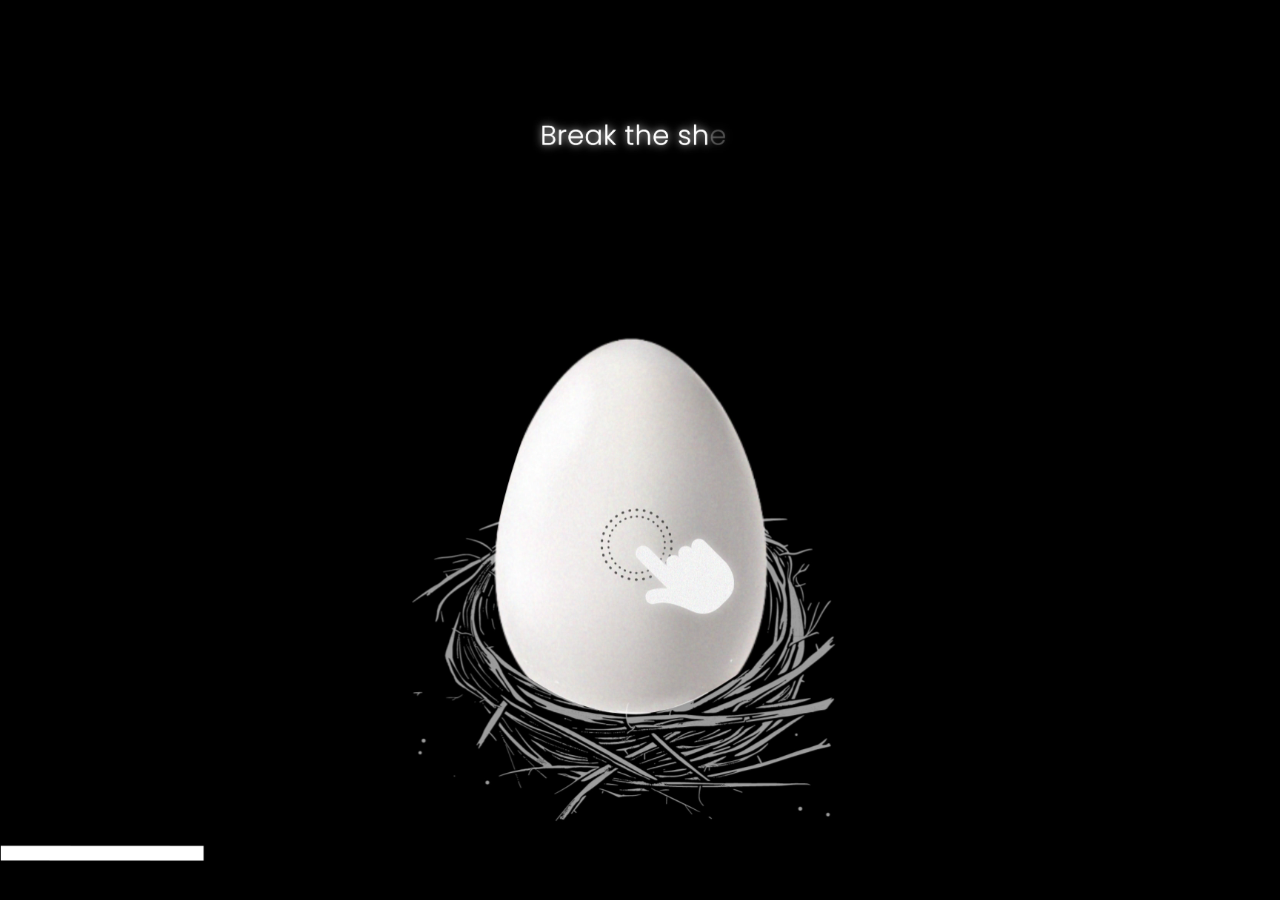
<file: index.html>
<!DOCTYPE html>
<html lang="en">
<head>
    <meta charset="UTF-8">
    <meta name="viewport" content="width=device-width, initial-scale=1.0">
    <title>Welcome to Branchez</title>
    <link rel="stylesheet" href="style.css">
    <link href="https://fonts.googleapis.com/css2?family=Montserrat:wght@600&display=swap" rel="stylesheet">
</head>
<body class="layout-page">
    <div class="layout-container">
        <!-- Video for the click animation sequence -->
        <!-- Autoplay and playsinline are important for mobile compatibility. -->
        <!-- The 'muted' attribute has been removed to allow video sound. -->
        <video id="layout-animation-video" class="layout-animation-video" autoplay playsinline>
            <!-- The src will be set by JavaScript dynamically based on device -->
            <source id="layout-video-source" src="" type="video/mp4">
            Your browser does not support the video tag.
        </video>
    </div>

    <script src="script.js"></script>
</body>
</html>
</file>
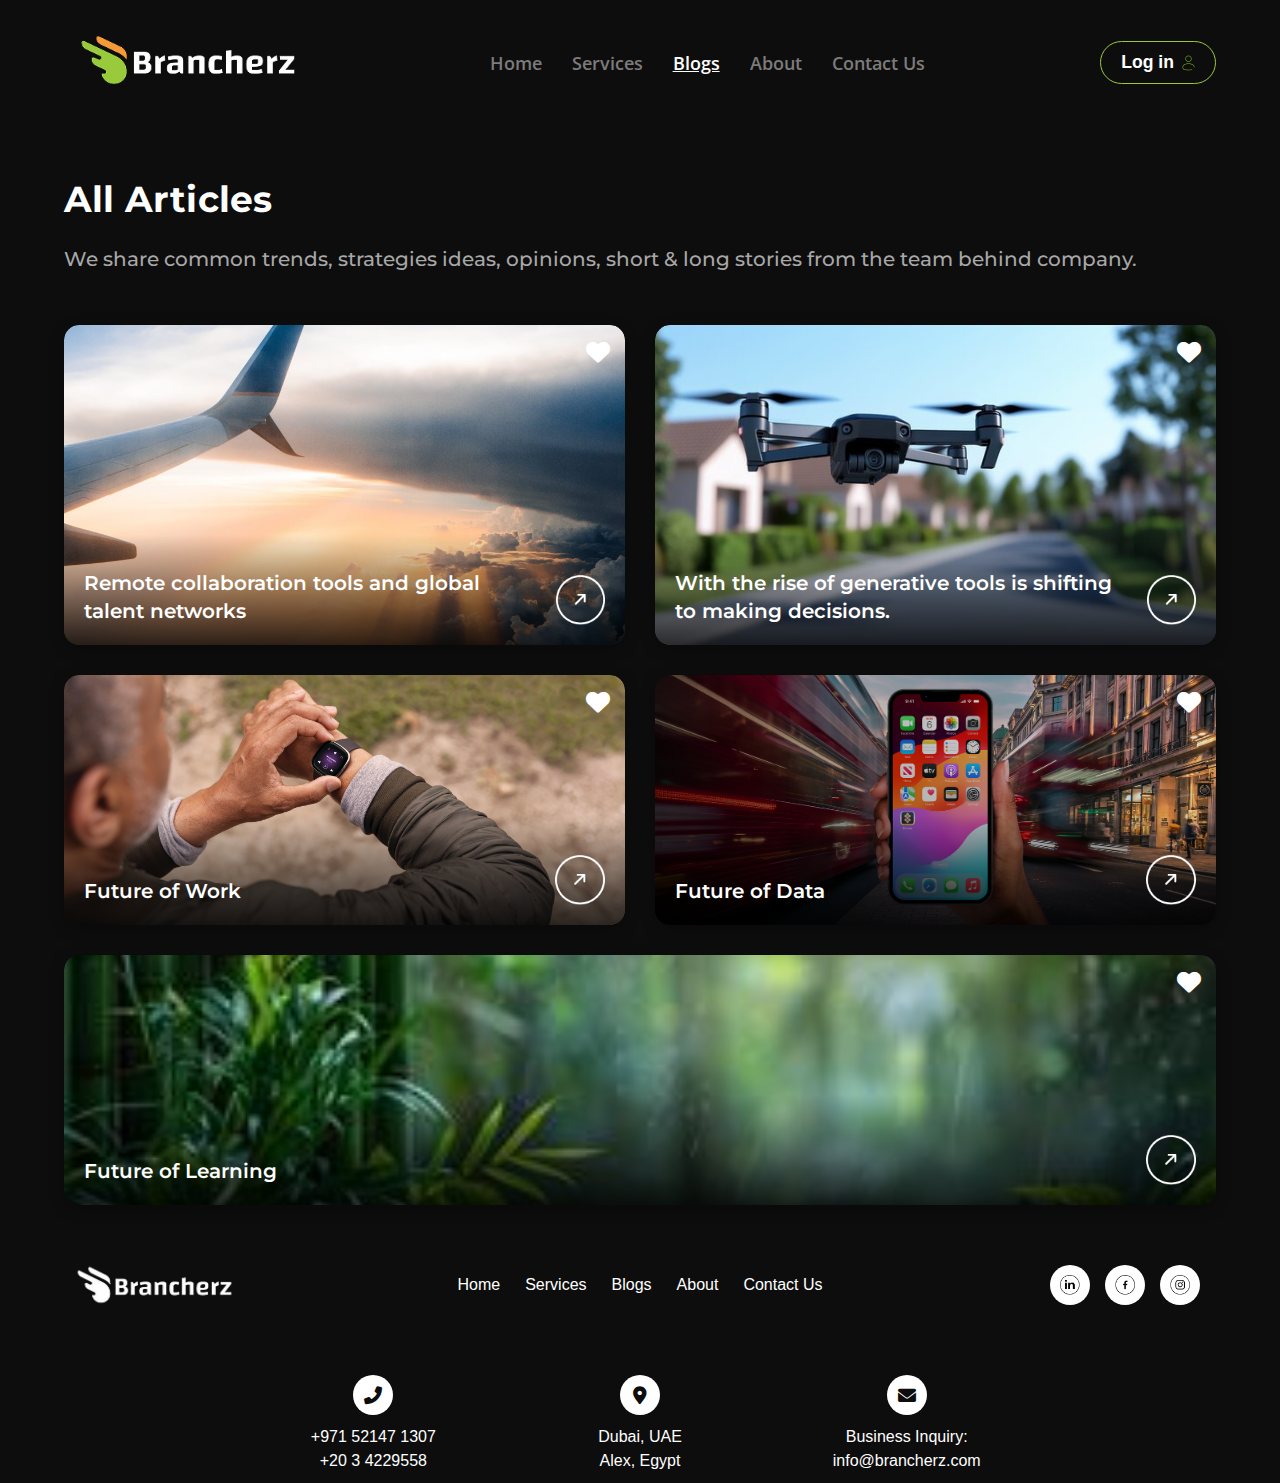
<file: blogs/blogs.html>
<!DOCTYPE html>
<html lang="en">
<head>
    <meta charset="UTF-8">
    <meta name="viewport" content="width=device-width, initial-scale=1.0">
    <title>Blogs</title>
    <link rel="stylesheet" href="blogsstyle.css">
    <link href="https://fonts.googleapis.com/css2?family=Montserrat:wght@600&family=Open+Sans:wght@600&display=swap" rel="stylesheet">
    <link rel="stylesheet" href="https://cdnjs.cloudflare.com/ajax/libs/font-awesome/6.0.0-beta3/css/all.min.css">
</head>
<body>
    <div class="home-page-wrapper">
        <!-- Header Section -->
        <header class="header">
            <!-- Logo -->
            <div class="header-logo">
                <img src="LogoColoredwhite1.png" alt="Branchez Logo">
            </div>

            <!-- Mobile Login Icon -->
            <div class="mobile-login-icon" id="mobileLoginIcon">
                <p> Articles</p>
            </div>

            <!-- Mobile Navigation Toggle -->
            <div class="mobile-nav-toggle" id="mobileNavToggle">
                <i class="fas fa-bars"></i>
            </div>

            <!-- Desktop Navigation and Login -->
            <nav class="navbar" id="myNavbar">
                <a href="../home.html" class="nav-item">Home</a>
                <a href="../services/services.html" class="nav-item">Services</a>
                <a href="blogs.html" class="nav-item active">Blogs</a>
                <a href="../team/about.html" class="nav-item">About</a>
                <a href="../team/contact.html" class="nav-item">Contact Us</a>
            </nav>

            <button class="login-button" id="loginButton">
                <span>Log in</span>
                <img src="Frame.png" alt="Login Icon" class="login-icon">
            </button>
        </header>

        <!-- Mobile Navigation Overlay -->
        <div class="mobile-nav-overlay" id="mobileNavOverlay">
            <div class="mobile-nav-header">
                <img src="Logo White 4.png" alt="Mobile Logo" class="mobile-nav-logo">
                <div class="closebtn" id="closeMobileNav">&times;</div>
            </div>
            <a href="../home.html" class="mobile-nav-item active">Home</a>
            <a href="../services/services.html" class="mobile-nav-item">Services</a>
            <a href="blogs.html" class="mobile-nav-item">Blogs</a>
            <a href="../team/about.html" class="mobile-nav-item">About</a>
            <a href="../team/contact.html" class="mobile-nav-item">Contact Us</a>
        </div>

        <!-- Main Content for Blogs Page -->
        <div class="blogs-main-content">
            <h1 class="blogs-title">All Articles</h1>
            <p class="blogs-description">We share common trends, strategies ideas, opinions, short & long stories from the team behind company.</p>

            <div class="blog-cards-container">
                <!-- Up Div -->
                <div class="up-div">
                    <!-- Right Up Div -->
                    <div class="blog-card" id="blogCard1">
                        <img src="rise.jpg" alt="Remote Collaboration Tools">
                        <i class="fa-solid fa-heart heart-icon"></i>
                        <div class="blog-card-content">
                            <p class="blog-card-text">Remote collaboration tools and global talent networks</p>
                            <img src="simple card icon.png">
                        </div>
                        <div class="blog-card-overlay">
                            <p class="overlay-text">Remote collaboration tools and global talent networks <br> <br> Together, we craft tailored solutions to empower your brand's journey, fueling your growth, igniting your competitiveness, and guiding you to new heights.</p>
                            <img src="simple card icon (1).png">
                        </div>
                    </div>

                    <!-- Left Up Div -->
                    <div class="blog-card" id="blogCard2">
                        <img src="drone.jpg" alt="Generative Tools">
                        <i class="fa-solid fa-heart heart-icon"></i>
                        <div class="blog-card-content">
                            <p class="blog-card-text">With the rise of generative tools is shifting to making decisions.</p>
                            <img src="simple card icon.png">
                        </div>
                        <div class="blog-card-overlay">
                            <p class="overlay-text">With the rise of generative tools is shifting to making decisions. <br> <br>Together, we craft tailored solutions to empower your brand's journey, fueling your growth, igniting your competitiveness, and guiding you to new heights.</p>
                            <img src="simple card icon (1).png">
                        </div>
                    </div>
                </div>

                <!-- Down Div -->
                <div class="down-div">
                    <!-- Right Down Div -->
                    <div class="blog-card" id="blogCard3">
                        <img src="watch.jpeg" alt="Future of Work">
                        <i class="fa-solid fa-heart heart-icon"></i>
                        <div class="blog-card-content">
                            <p class="blog-card-text">Future of Work</p>
                            <img src="simple card icon.png">
                        </div>
                        <div class="blog-card-overlay">
                            <p class="overlay-text2">Future of Work</p>
                            <p class="overlay-text2">With the rise of generative tools is shifting to making decisions. <br> <br>Together, we craft tailored solutions to empower your brand's journey, fueling your growth, igniting your competitiveness, and guiding you to new heights.</p>
                            <img src="simple card icon (1).png">
                        </div>
                    </div>

                    <!-- Center Down Div -->
                    <div class="blog-card" id="blogCard4">
                        <img src="street.png" alt="Future of Data">
                        <i class="fa-solid fa-heart heart-icon"></i>
                        <div class="blog-card-content">
                            <p class="blog-card-text">Future of Data</p>
                            <img src="simple card icon.png">
                        </div>
                        <div class="blog-card-overlay">
                            <p class="overlay-text2">Future of Data</p>
                            <p class="overlay-text2">With the rise of generative tools is shifting to making decisions. <br> <br>Together, we craft tailored solutions to empower your brand's journey, fueling your growth, igniting your competitiveness, and guiding you to new heights.</p>
                            <img src="simple card icon (1).png">
                        </div>
                    </div>

                    <!-- Left Down Div -->
                    <div class="blog-card" id="blogCard5">
                        <img src="work.jpg" alt="Future of Learning">
                        <i class="fa-solid fa-heart heart-icon"></i>
                        <div class="blog-card-content">
                            <p class="blog-card-text">Future of Learning</p>
                            <img src="simple card icon.png">
                        </div>
                        <div class="blog-card-overlay">
                            <p class="overlay-text2">Future of Learning</p>
                            <p class="overlay-text2">With the rise of generative tools is shifting to making decisions. <br> <br>Together, we craft tailored solutions to empower your brand's journey, fueling your growth, igniting your competitiveness, and guiding you to new heights.</p>
                            <img src="simple card icon (1).png">
                        </div>
                    </div>
                </div>
            </div>
        </div>

           <!-- Footer Section -->
    <footer class="footer">
    <div class="footer-logo-container">
        <img src="Logo White 5.png" alt="Branchez Logo" class="footer-logo">
    </div>

    <nav class="footer-nav">
        <a href="../home.html">Home</a>
        <a href="../services/services.html">Services</a>
        <a href="blogs.html">Blogs</a>
        <a href="../team/about.html">About</a>
        <a href="../team/contact.html">Contact Us</a>
    </nav>

    <div class="social-media-icons-container">
        <div class="social-media-icons">
            <a href="https://www.linkedin.com/company/brancherz" aria-label="LinkedIn"><img src="1 (2).png"></a>
            <a href="https://www.linkedin.com/company/brancherz" aria-label="Facebook"><img src="2 (2).png"></a>
            <a href="#" aria-label="Instagram"><img src="3 (2).png"></a>
        </div>
    </div>

    <div class="contact-details-group">
        <div class="contact-info">
            <p><i class="fas fa-phone-alt"></i> +971 52147 1307 <br> +20 3 4229558 </p>
        </div>
        <div class="location-info">
            <p><i class="fas fa-map-marker-alt"></i> Dubai, UAE <br> Alex, Egypt</p>
        </div>
        <div class="email-info">
            <p><i class="fas fa-envelope"></i> Business Inquiry: <br> info@brancherz.com</p>
        </div>
    </div>
    </footer>
    </div>

    <script src="blogsscript.js"></script>
</body>
</html>
</file>
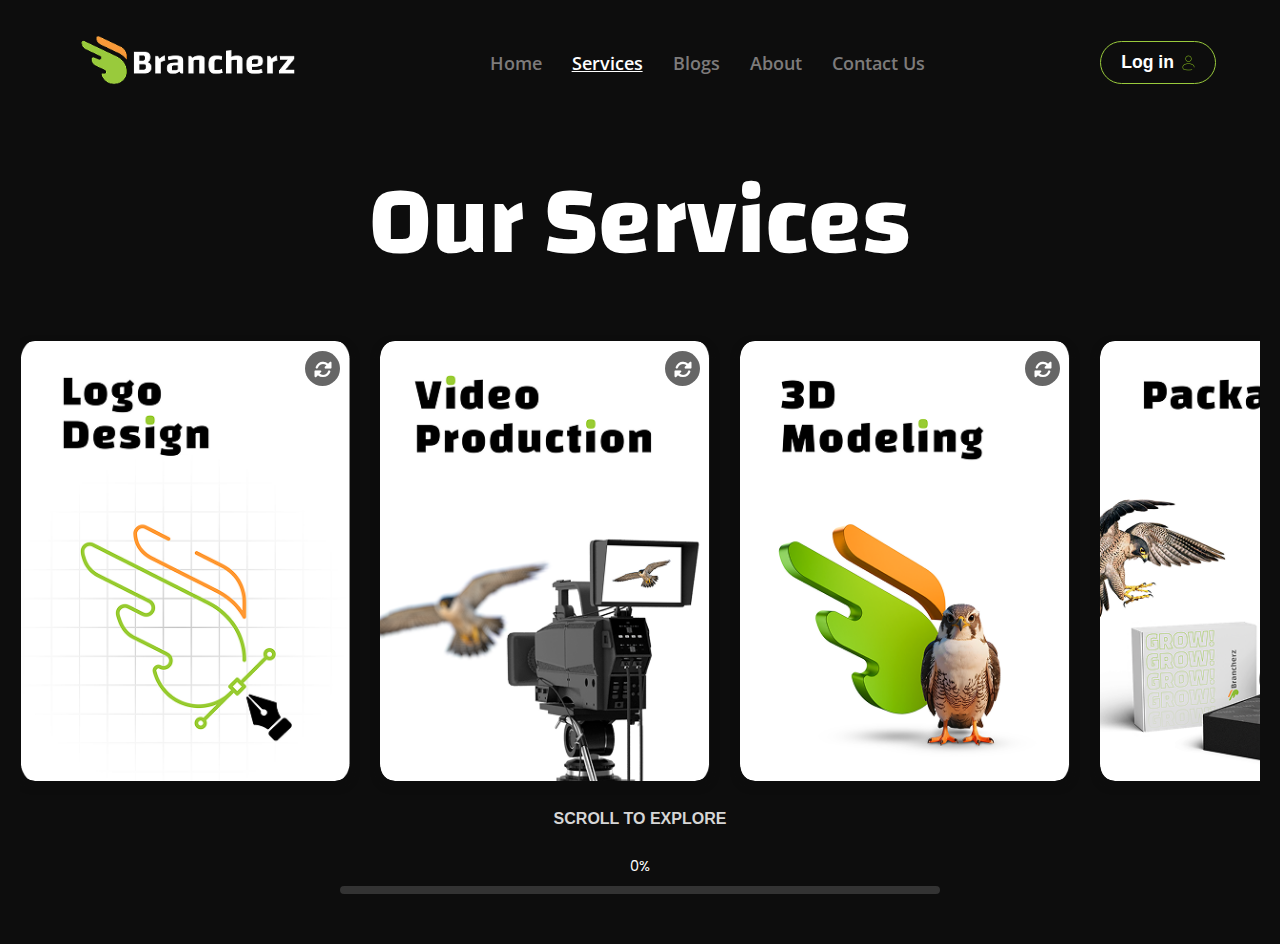
<file: services/services.html>
<!DOCTYPE html>
<html lang="en">
<head>
    <meta charset="UTF-8">
    <meta name="viewport" content="width=device-width, initial-scale=1.0">
    <title>Services</title>
    <link rel="stylesheet" href="servicesstyle.css">
    <!-- Fonts for titles and body text -->
    <link href="https://fonts.googleapis.com/css2?family=Changa:wght@700&family=Poppins:wght@300;600&family=Montserrat:wght@600&family=Open+Sans:wght@600&display=swap" rel="stylesheet">
    <!-- Font Awesome for icons -->
    <link rel="stylesheet" href="https://cdnjs.cloudflare.com/ajax/libs/font-awesome/6.0.0-beta3/css/all.min.css">
</head>
<body>
 <div class="services-page-wrapper">
        <!-- Header Section -->
        <header class="header">
            <!-- Logo -->
            <div class="header-logo">
                <img src="LogoColoredwhite1.png" alt="Branchez Logo">
            </div>

            <!-- Mobile Login Icon -->
            <div class="mobile-login-icon" id="mobileLoginIcon">
                <p> Services</p>
            </div>

            <!-- Mobile Navigation Toggle -->
            <div class="mobile-nav-toggle" id="mobileNavToggle">
                <i class="fas fa-bars"></i>
            </div>

            <!-- Desktop Navigation and Login -->
            <nav class="navbar" id="myNavbar">
                <a href="c:\Users\AL_YOUSSEF\Desktop\Hala 2\home.html" class="nav-item">Home</a>
                <a href="services.html" class="nav-item active">Services</a>
                <a href="c:\Users\AL_YOUSSEF\Desktop\Hala 2\Blogs\blogs.html" class="nav-item">Blogs</a>
                <a href="c:\Users\AL_YOUSSEF\Desktop\Hala 2\Team\about.html" class="nav-item">About</a>
                <a href="c:\Users\AL_YOUSSEF\Desktop\Hala 2\Team\contact.html" class="nav-item">Contact Us</a>
            </nav>

            <button class="login-button" id="loginButton">
                <span>Log in</span>
                <img src="Frame.png" alt="Login Icon" class="login-icon">
            </button>
        </header>

       <!-- Mobile Navigation Overlay -->
        <div class="mobile-nav-overlay" id="mobileNavOverlay">
            <div class="mobile-nav-header">
                <img src="Logo White 4.png" alt="Mobile Logo" class="mobile-nav-logo">
                <div class="closebtn" id="closeMobileNav">&times;</div>
            </div>
            <a href="c:\Users\AL_YOUSSEF\Desktop\Hala 2\home.html" class="mobile-nav-item">Home</a>
            <a href="services.html" class="mobile-nav-item">Services</a>
            <a href="c:\Users\AL_YOUSSEF\Desktop\Hala 2\Blogs\blogs.html" class="mobile-nav-item">Blogs</a>
            <a href="c:\Users\AL_YOUSSEF\Desktop\Hala 2\Team\about.html" class="mobile-nav-item">About</a>
            <a href="c:\Users\AL_YOUSSEF\Desktop\Hala 2\Team\contact.html" class="mobile-nav-item">Contact Us</a>
        </div>

        <!-- Main Content for Services Page -->
        <main class="services-main-content">
            <h1 class="services-page-title">Our Services</h1>

            <div class="horizontal-scroll-container" id="horizontalScrollContainer">
                <!-- Service Card 1: Market Material (Specific Images) -->
                <div class="service-card">
                    <div class="card-inner">
                        <div class="card-front">
                            <img class="original-img" src="Property 1=Default.png" alt="Service 1 Original">
                            <i class="fas fa-sync-alt flip-icon"></i>
                        </div>
                        <div class="card-back">
                            <img class="mobile-flip-img" src="Property 1=Variant2 (2).png" alt="Service 1 Mobile Flipped">
                            <img class="desktop-flip-img" src="Property 1=Variant2.png" alt="Service 1 Desktop Flipped">
                        </div>
                    </div>
                </div>

                <!-- Service Card 2 -->
                <div class="service-card">
                    <div class="card-inner">
                        <div class="card-front">
                            <img class="original-img" src="Property 1=Default-9.png" alt="Service 2 Original">
                            <i class="fas fa-sync-alt flip-icon"></i>
                        </div>
                        <div class="card-back">
                            <img class="mobile-flip-img" src="Property 1=Variant2-1 (2).png" alt="Service 2 Mobile Flipped">
                            <img class="desktop-flip-img" src="Property 1=Variant2-9.png" alt="Service 2 Desktop Flipped">
                        </div>
                    </div>
                </div>

                <!-- Service Card 3 -->
                <div class="service-card">
                    <div class="card-inner">
                        <div class="card-front">
                            <img class="original-img" src="Property 1=Default-10.png" alt="Service 3 Original">
                            <i class="fas fa-sync-alt flip-icon"></i>
                        </div>
                        <div class="card-back">
                            <img class="mobile-flip-img" src="Property 1=Variant2-2 (2).png" alt="Service 3 Mobile Flipped">
                            <img class="desktop-flip-img" src="Property 1=Variant2-10.png" alt="Service 3 Desktop Flipped">
                        </div>
                    </div>
                </div>

                <!-- Service Card 4 -->
                <div class="service-card">
                    <div class="card-inner">
                        <div class="card-front">
                            <img class="original-img" src="Property 1=Default-1.png" alt="Service 4 Original">
                            <i class="fas fa-sync-alt flip-icon"></i>
                        </div>
                        <div class="card-back">
                            <img class="mobile-flip-img" src="Property 1=Variant2-3 (2).png" alt="Service 4 Mobile Flipped">
                            <img class="desktop-flip-img" src="Property 1=Variant2-1.png" alt="Service 4 Desktop Flipped">
                        </div>
                    </div>
                </div>

                <!-- Service Card 5 -->
                <div class="service-card">
                    <div class="card-inner">
                        <div class="card-front">
                            <img class="original-img" src="Property 1=Default-2.png" alt="Service 5 Original">
                            <i class="fas fa-sync-alt flip-icon"></i>
                        </div>
                        <div class="card-back">
                            <img class="mobile-flip-img" src="Property 1=Variant2-4 (2).png" alt="Service 5 Mobile Flipped">
                            <img class="desktop-flip-img" src="Property 1=Variant2-2.png" alt="Service 5 Desktop Flipped">
                        </div>
                    </div>
                </div>

                <!-- Service Card 6 -->
                <div class="service-card">
                    <div class="card-inner">
                        <div class="card-front">
                            <img class="original-img" src="Property 1=Default-3.png" alt="Service 6 Original">
                            <i class="fas fa-sync-alt flip-icon"></i>
                        </div>
                        <div class="card-back">
                            <img class="mobile-flip-img" src="Property 1=Variant2-5 (2).png" alt="Service 6 Mobile Flipped">
                            <img class="desktop-flip-img" src="Property 1=Variant2-3.png" alt="Service 6 Desktop Flipped">
                        </div>
                    </div>
                </div>

                <!-- Service Card 7 -->
                <div class="service-card">
                    <div class="card-inner">
                        <div class="card-front">
                            <img class="original-img" src="Property 1=Default-4.png" alt="Service 7 Original">
                            <i class="fas fa-sync-alt flip-icon"></i>
                        </div>
                        <div class="card-back">
                            <img class="mobile-flip-img" src="Property 1=Variant2-6 (2).png" alt="Service 7 Mobile Flipped">
                            <img class="desktop-flip-img" src="Property 1=Variant2-4.png" alt="Service 7 Desktop Flipped">
                        </div>
                    </div>
                </div>

                <!-- Service Card 8 -->
                <div class="service-card">
                    <div class="card-inner">
                        <div class="card-front">
                            <img class="original-img" src="Property 1=Default-5.png" alt="Service 8 Original">
                            <i class="fas fa-sync-alt flip-icon"></i>
                        </div>
                        <div class="card-back">
                            <img class="mobile-flip-img" src="Property 1=Variant2-7 (2).png" alt="Service 8 Mobile Flipped">
                            <img class="desktop-flip-img" src="Property 1=Variant2-5.png" alt="Service 8 Desktop Flipped">
                        </div>
                    </div>
                </div>

                <!-- Service Card 9 -->
                <div class="service-card">
                    <div class="card-inner">
                        <div class="card-front">
                            <img class="original-img" src="Property 1=Default-6.png" alt="Service 9 Original">
                            <i class="fas fa-sync-alt flip-icon"></i>
                        </div>
                        <div class="card-back">
                            <img class="mobile-flip-img" src="Property 1=Variant2-9 (2).png" alt="Service 9 Mobile Flipped">
                            <img class="desktop-flip-img" src="Property 1=Variant2-6.png" alt="Service 9 Desktop Flipped">
                        </div>
                    </div>
                </div>

                <!-- Service Card 10 -->
                <div class="service-card">
                    <div class="card-inner">
                        <div class="card-front">
                            <img class="original-img" src="Property 1=Default-8.png" alt="Service 10 Original">
                            <i class="fas fa-sync-alt flip-icon"></i>
                        </div>
                        <div class="card-back">
                            <img class="mobile-flip-img" src="Property 1=Variant2-8 (2).png" alt="Service 10 Mobile Flipped">
                            <img class="desktop-flip-img" src="Property 1=Variant2-8.png" alt="Service 10 Desktop Flipped">
                        </div>
                    </div>
                </div>

                <!-- Service Card 11 -->
                <div class="service-card">
                    <div class="card-inner">
                        <div class="card-front">
                            <img class="original-img" src="Property 1=Default-7.png" alt="Service 11 Original">
                            <i class="fas fa-sync-alt flip-icon"></i>
                        </div>
                        <div class="card-back">
                            <img class="mobile-flip-img" src="Property 1=Variant2 (1).png" alt="Service 11 Mobile Flipped">
                            <img class="desktop-flip-img" src="Property 1=Variant2-7.png" alt="Service 11 Desktop Flipped">
                        </div>
                    </div>
                </div>
            </div>

            <h2 class="scroll-title">SCROLL TO EXPLORE</h2>
            <div class="scroll-indicator-container">
                <div class="scroll-indicator-bar" id="scrollIndicatorBar"></div>
                <span class="scroll-percentage" id="scrollPercentage">0%</span>
            </div>
        </main>
    </div>

    <script src="servicesscript.js"></script>
</body>
</html>
</file>
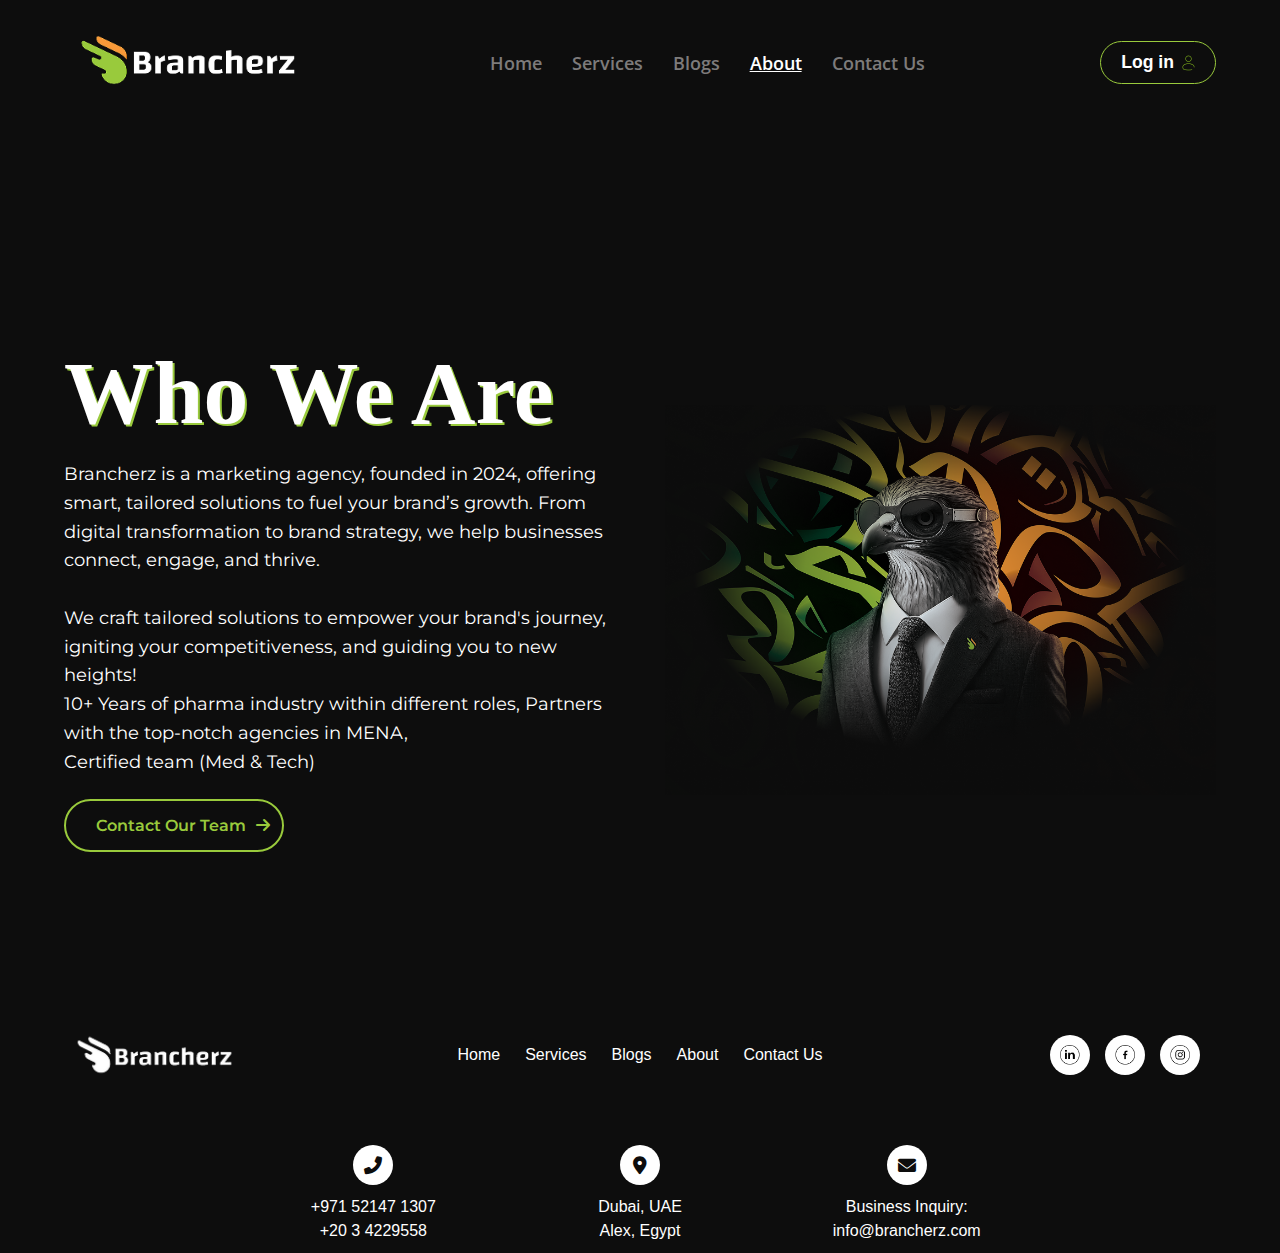
<file: team/about.html>
<!DOCTYPE html>
<html lang="en">
<head>
    <meta charset="UTF-8">
    <meta name="viewport" content="width=device-width, initial-scale=1.0">
    <title>About</title>
    <link rel="stylesheet" href="teamstyle.css">
    <link href="https://fonts.googleapis.com/css2?family=Montserrat:wght@600&family=Open+Sans:wght@600&display=swap" rel="stylesheet">
    <link rel="stylesheet" href="https://cdnjs.cloudflare.com/ajax/libs/font-awesome/6.0.0-beta3/css/all.min.css">
</head>
<body>
    <div class="home-page-wrapper">
        <!-- Header Section -->
        <header class="header">
            <!-- Logo -->
            <div class="header-logo">
                <img src="LogoColoredwhite1.png" alt="Branchez Logo">
            </div>

            <!-- Mobile Login Icon -->
            <div class="mobile-login-icon" id="mobileLoginIcon">
                <p> About us</p>
            </div>

            <!-- Mobile Navigation Toggle -->
            <div class="mobile-nav-toggle" id="mobileNavToggle">
                <i class="fas fa-bars"></i>
            </div>

            <!-- Desktop Navigation and Login -->
            <nav class="navbar" id="myNavbar">
                <a href="c:\Users\AL_YOUSSEF\Desktop\Hala 2\home.html" class="nav-item">Home</a>
                <a href="c:\Users\AL_YOUSSEF\Desktop\Hala 2\Services\services.html" class="nav-item">Services</a>
                <a href="c:\Users\AL_YOUSSEF\Desktop\Hala 2\Blogs\blogs.html" class="nav-item">Blogs</a>
                <a href="c:\Users\AL_YOUSSEF\Desktop\Hala 2\Team\about.html" class="nav-item active">About</a>
                <a href="c:\Users\AL_YOUSSEF\Desktop\Hala 2\Team\contact.html" class="nav-item">Contact Us</a>
            </nav>

            <button class="login-button" id="loginButton">
                <span>Log in</span>
                <img src="Frame.png" alt="Login Icon" class="login-icon">
            </button>
        </header>

        <!-- Mobile Navigation Overlay -->
        <div class="mobile-nav-overlay" id="mobileNavOverlay">
            <div class="mobile-nav-header">
                <img src="Logo White 4.png" alt="Mobile Logo" class="mobile-nav-logo">
                <div class="closebtn" id="closeMobileNav">&times;</div>
            </div>
            <a href="c:\Users\AL_YOUSSEF\Desktop\Hala 2\home.html" class="mobile-nav-item active">Home</a>
            <a href="c:\Users\AL_YOUSSEF\Desktop\Hala 2\Services\services.html" class="mobile-nav-item">Services</a>
            <a href="c:\Users\AL_YOUSSEF\Desktop\Hala 2\Blogs\blogs.html" class="mobile-nav-item">Blogs</a>
            <a href="c:\Users\AL_YOUSSEF\Desktop\Hala 2\Team\about.html" class="mobile-nav-item">About</a>
            <a href="c:\Users\AL_YOUSSEF\Desktop\Hala 2\Team\contact.html" class="mobile-nav-item">Contact Us</a>
        </div>

        <!-- Main Content - 4 Divs -->
        <div class="content-section div-1" id="section1">
            <div class="left-div">
                 <!-- Two Logos -->
                 <div class="right-div-logos">
                    <h1>Who We Are</h1>
                </div>
               <br>
                <!-- Paragraph -->
                <p class="right-div-paragraph">
                    Brancherz is a marketing agency, founded in 2024, offering smart, tailored solutions to fuel your brand’s growth. From digital transformation to brand strategy, we help businesses connect, engage, and thrive.
                    <br><br>
                    We craft tailored solutions to empower your brand's journey,  igniting your competitiveness, and guiding you to new heights!
                    <br>
                    10+ Years of pharma industry within different roles, Partners with the top-notch agencies in MENA,
                    <br>
                    Certified team (Med & Tech)

                </p>
<br>
                <!-- Two Buttons -->
                <div class="right-div-buttons">
                    <button class="btn-watch-journey" id="watchJourneyBtn" onclick="location.href='contact.html'">
                        <span>Contact Our Team</span>
                        <i class="fas fa-arrow-right"></i>
                    </button>
                </div>
            </div>
            <div class="right-div">
               <!-- Animated photo changes on scroll -->
               <div id="animated-photo-container">
                <img id="animated-photo" src="Property 1=Default (1).png" alt="Animated Scene">
            </div>
            </div>
        </div>

         <!-- Footer Section -->
    <footer class="footer">
    <div class="footer-logo-container">
        <img src="Logo White 5.png" alt="Branchez Logo" class="footer-logo">
    </div>

    <nav class="footer-nav">
        <a href="c:\Users\AL_YOUSSEF\Desktop\Hala 2\home.html">Home</a>
        <a href="c:\Users\AL_YOUSSEF\Desktop\Hala 2\Services\services.html">Services</a>
        <a href="c:\Users\AL_YOUSSEF\Desktop\Hala 2\\blogs.html">Blogs</a>
        <a href="about.html">About</a>
        <a href="contact.html">Contact Us</a>
    </nav>

    <div class="social-media-icons-container">
        <div class="social-media-icons">
            <a href="https://www.linkedin.com/company/brancherz" aria-label="LinkedIn"><img src="1.png"></a>
            <a href="https://www.linkedin.com/company/brancherz" aria-label="Facebook"><img src="2.png"></a>
            <a href="#" aria-label="Instagram"><img src="3.png"></a>
        </div>
    </div>

    <div class="contact-details-group">
        <div class="contact-info">
            <p><i class="fas fa-phone-alt"></i> +971 52147 1307 <br> +20 3 4229558 </p>
        </div>
        <div class="location-info">
            <p><i class="fas fa-map-marker-alt"></i> Dubai, UAE <br> Alex, Egypt</p>
        </div>
        <div class="email-info">
            <p><i class="fas fa-envelope"></i> Business Inquiry: <br> info@brancherz.com</p>
        </div>
    </div>
    </footer>
    </div>

    <script src="teamscript.js"></script>
</body>
</html>
</file>
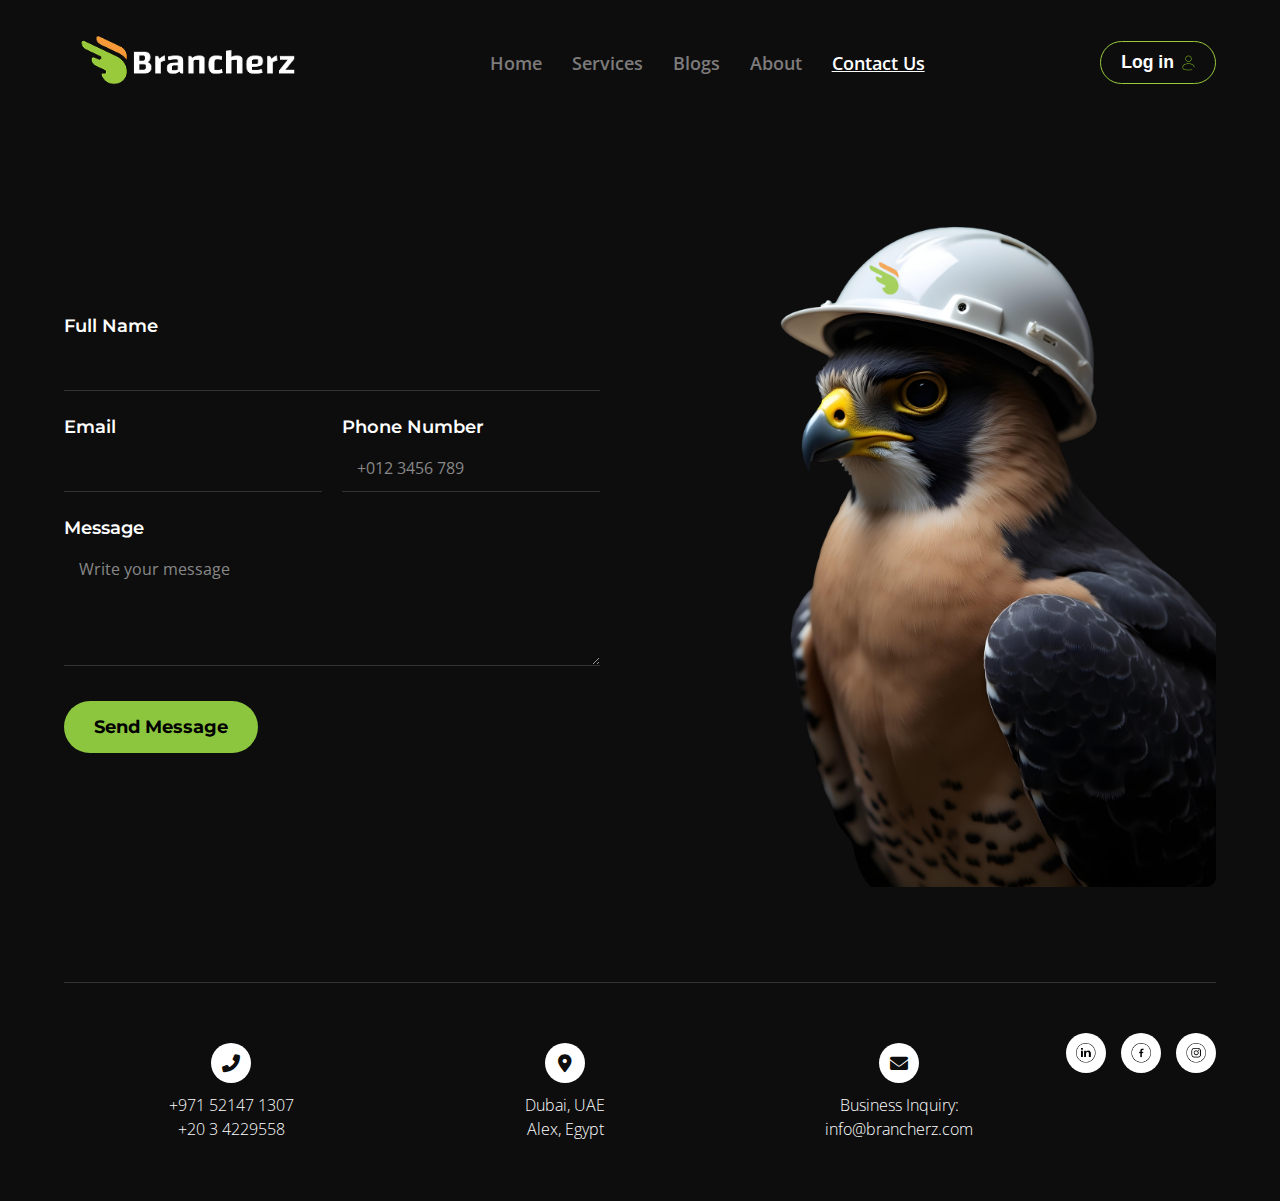
<file: team/contact.html>
<!DOCTYPE html>
<html lang="en">
<head>
    <meta charset="UTF-8">
    <meta name="viewport" content="width=device-width, initial-scale=1.0">
    <title>Contact us</title>
    <link rel="stylesheet" href="contactstyle.css">
    <link href="https://fonts.googleapis.com/css2?family=Montserrat:wght@600&family=Open+Sans:wght@600&display=swap" rel="stylesheet">
    <link rel="stylesheet" href="https://cdnjs.cloudflare.com/ajax/libs/font-awesome/6.0.0-beta3/css/all.min.css">
    <style>
       
    </style>
</head>
<body>
    <div class="home-page-wrapper">
        <!-- Header Section -->
        <header class="header">
            <!-- Logo -->
            <div class="header-logo">
                <img src="LogoColoredwhite1.png" alt="Branchez Logo">
            </div>

            <!-- Mobile Login Icon -->
            <div class="mobile-login-icon" id="mobileLoginIcon">
               <p> Contact us</p>
            </div>

            <!-- Mobile Navigation Toggle -->
            <div class="mobile-nav-toggle" id="mobileNavToggle">
                <i class="fas fa-bars"></i>
            </div>

            <!-- Desktop Navigation and Login -->
            <nav class="navbar" id="myNavbar">
                <a href="c:\Users\AL_YOUSSEF\Desktop\Hala 2\home.html" class="nav-item">Home</a>
                <a href="c:\Users\AL_YOUSSEF\Desktop\Hala 2\Services\services.html" class="nav-item">Services</a>
                <a href="c:\Users\AL_YOUSSEF\Desktop\Hala 2\Blogs\blogs.html" class="nav-item">Blogs</a>
                <a href="about.html" class="nav-item">About</a>
                <a href="contact.html" class="nav-item active">Contact Us</a>
            </nav>

            <button class="login-button" id="loginButton">
                <span>Log in</span>
                <img src="Frame.png" alt="Login Icon" class="login-icon">
            </button>
        </header>

        <!-- Mobile Navigation Overlay -->
        <div class="mobile-nav-overlay" id="mobileNavOverlay">
            <div class="mobile-nav-header">
                <img src="Logo White 4.png" alt="Mobile Logo" class="mobile-nav-logo">
                <div class="closebtn" id="closeMobileNav">&times;</div>
            </div>
            <a href="c:\Users\AL_YOUSSEF\Desktop\Hala 2\home.html" class="mobile-nav-item active">Home</a>
            <a href="c:\Users\AL_YOUSSEF\Desktop\Hala 2\Services\services.html" class="mobile-nav-item">Services</a>
            <a href="c:\Users\AL_YOUSSEF\Desktop\Hala 2\Blogs\blogs.html" class="mobile-nav-item">Blogs</a>
            <a href="about.html" class="mobile-nav-item">About</a>
            <a href="contact.html" class="mobile-nav-item">Contact Us</a>
        </div>

  <div class="contact-page-wrapper">
            <div class="contact-content">
                <div class="contact-form-container">
                    <form id="contactForm">
                        <div class="form-group">
                            <label for="fullName">Full Name</label>
                            <input type="text" id="fullName" placeholder="" required>
                        </div>
                        <div class="form-row">
                            <div class="form-group">
                                <label for="email">Email</label>
                                <input type="email" id="email" placeholder="" required>
                            </div>
                            <div class="form-group">
                                <label for="phoneNumber">Phone Number</label>
                                <input type="tel" id="phoneNumber" placeholder="+012 3456 789" required>
                            </div>
                        </div>
                        <div class="form-group">
                            <label for="message">Message</label>
                            <textarea id="message" placeholder="Write your message" required></textarea>
                        </div>
                        <button type="submit" class="send-message-button">Send Message</button>
                    </form>
                </div>
               <div class="contact-image-container">
                     <div id="eagleimagecontainer">
                          <img id="eagleimage" src="ee.png" alt="Contact Image Placeholder">
                     </div>
                </div>
            </div>

        <div class="contact-details-group">
        <div class="contact-info">
            <p><i class="fas fa-phone-alt"></i> +971 52147 1307 <br> +20 3 4229558 </p>
        </div>
        <div class="location-info">
            <p><i class="fas fa-map-marker-alt"></i> Dubai, UAE <br> Alex, Egypt</p>
        </div>
        <div class="email-info">
            <p><i class="fas fa-envelope"></i> Business Inquiry: <br> info@brancherz.com</p>
        </div>
              <div class="social-media-icons-container">
                 <div class="social-media-icons">
                     <a href="https://www.linkedin.com/company/brancherz" aria-label="LinkedIn"><img src="1.png"></a>
                     <a href="https://www.linkedin.com/company/brancherz" aria-label="Facebook"><img src="2.png"></a>
                     <a href="#" aria-label="Instagram"><img src="3.png"></a>
                   </div>
               </div>
      </div>

    <!-- Custom Message Modal (reused from other pages for consistency) -->
    <div id="messageModal" class="modal">
        <div class="modal-content">
            <span class="close-button" id="modalCloseBtn">&times;</span>
            <p id="modalMessage"></p>
        </div>
    </div>

    <script src="teamscript.js"></script>
</body>
</html>
</file>
<file: style.css>
/* ========== GENERAL STYLES ========== */
* {
    margin: 0;
    padding: 0;
    box-sizing: border-box;
}

body {
    font-family: 'Open Sans', sans-serif;
    overflow-x: hidden;
    color: #FFFFFF;
    background-color: #0D0D0D;
}

/* ========== LAYOUT PAGE STYLES ========== */
.layout-page {
    display: flex;
    justify-content: center;
    align-items: center;
    min-height: 100vh;
    text-align: center;
    cursor: pointer;
    flex-direction: column;
    background-color: black;
    /* Ensure no horizontal overflow */
    overflow: hidden;
}

.layout-container {
    display: flex;
    flex-direction: column;
    justify-content: center;
    align-items: center;
    width: 100%;
    height: 100vh; /* Take full viewport height */
    position: relative;
    overflow: hidden; /* Hide any overflow from the video */
}

.layout-animation-video {
    width: 100%; /* Make video fill its container width */
    height: 100%; /* Make video fill its container height */
    object-fit: contain; /* Ensures the entire video is visible, letterboxing if aspect ratios differ */
    display: none; /* Hidden by default, shown by JS */
    margin: auto; /* Center the video */
    /* Ensure video scales down on smaller screens */
    max-width: 100vw;
    max-height: 100vh;
}

/* No specific text in the HTML, but keeping this for potential future use */
.layout-container p {
    font-size: 1.2em;
    margin-top: 20px;
    color: #FFFFFF; /* Ensure text is visible on dark background */
}

/* Responsive adjustments for video - object-fit: contain handles most of it,
   but ensuring no fixed dimensions or overflows */
@media (max-width: 768px) {
    .layout-animation-video {
        /* On smaller screens, prioritize fitting within the viewport */
        width: 100%;
        height: 100%;
    }
}

@media (max-width: 480px) {
    .layout-animation-video {
        /* Further ensure fit on very small screens */
        width: 100%;
        height: 100%;
    }
}


/* ========== HOME PAGE STYLES ========== */
.home-page-wrapper {
    min-height: 100vh;
    display: flex;
    flex-direction: column;
}

/* Header Styles */
.header {
    display: flex;
    justify-content: space-between;
    align-items: center;
    padding: 20px 5%;
    background-color: transparent;
    position: relative;
    width: 100%;
    z-index: 1000;
    transition: background-color 0.3s;
}

.header.scrolled {
    background-color: rgba(13, 13, 13, 0.9);
}

.header-logo img {
width: 250px;
height: 80px;
opacity: 1;
top: 17px;
left: 65px;

}

/* Navigation Styles */
.navbar {
    display: flex;
    gap: 30px;
    flex-grow: 1;
    justify-content: center;
}

.navbar .nav-item {
    color: #7D7B7B;
    text-decoration: none;
    font-size: 1.1em;
    font-weight: 600;
    transition: all 0.3s ease;
    padding: 5px 0;
}

.navbar .nav-item.active {
    text-decoration: underline;
    color: #FFFFFF;
}

.navbar .nav-item:hover:not(.active) {
    color: #99CA3C;
    text-decoration: underline;
}

.navbar .nav-item.active:hover {
    transform: scale(0.9);
}

/* Mobile Navigation Elements */
.mobile-nav-toggle, .mobile-login-icon {
    display: none;
    font-size: 24px;
    color: white;
    cursor: pointer;
    /* Remove the float: left from here */
}

.mobile-nav-toggle {
    order: -1;
    margin-right: 15px; /* Adjust as needed */
}

.mobile-login-icon {
    order: 2;
    margin-left: 15px; /* Adjust as needed */
}

/* Login Button */
.login-button {
    background-color: #0D0D0D;
    border: 1px solid #99CA3C;
    color: white;
    padding: 10px 20px;
    border-radius: 25px;
    display: flex;
    align-items: center;
    gap: 8px;
    cursor: pointer;
    transition: all 0.3s ease;
    font-size: 1.1em;
    font-weight: 600;
}

.login-button .login-icon {
    height: 16px;
    transition: opacity 0.3s ease;
}

.login-button:hover {
    background-color: white;
    color: #99CA3C;
}

.login-button:hover .login-icon {
    opacity: 0;
}

.login-button:hover::after {
    content: "→";
    font-size: 18px;
}

/* Mobile Navigation Overlay */
.mobile-nav-overlay {
    height: 100%;
    width: 0;
    position: fixed;
    z-index: 2000;
    top: 0;
    left: 0;
    background-color: rgba(13, 13, 13, 0.95);
    overflow-x: hidden;
    transition: 0.5s;
    display: flex;
    flex-direction: column;
    padding-top: 20px;
}

.mobile-nav-header {
    display: flex;
    justify-content: space-between;
    align-items: center;
    padding: 20px;
    width: 100%;
}

.mobile-nav-logo {
    max-width: 120px;
    height: auto;
}

.closebtn {
    color: white;
    font-size: 40px;
    cursor: pointer;
}

.mobile-nav-item{
    padding: 15px 20px;
    text-decoration: none;
    font-size: 18px;
    color: white;
    display: block;
    transition: 0.3s;
    
}

.mobile-nav-item:hover {
    color: #99CA3C;
}

/* Content Sections */
.content-section {
    min-height: 100vh;
    padding: 100px 5% 50px;
    display: flex;
    align-items: center;
    box-sizing: border-box;
}

.div-1, .div-2, .div-3 {
    background-color: #0D0D0D;
}

.div-4 {
    background-color: #91CC1F;
    color: #0D0D0D; /* Text color for the green section */
    flex-direction: column; /* Stack content vertically */
    justify-content: flex-start; /* Align content to the top */
    align-items: center; /* Center content horizontally */
    padding-top: 80px; /* Add padding from the top */
        /* Added for the line break */
    border-bottom: 1.5px solid #FFFFFFD6; /* Dark line at the bottom of div-4 */
    padding-bottom: 80px; /* Add padding to separate content from the line */
}

/* First Section Layout */
.div-1 {
    display: flex;
    gap: 50px;
}

.left-div, .right-div {
    flex: 1;
}

/* Animated Photo Container */
#animated-photo-container {
    width: 100%;
    height: 600px;
    overflow: hidden;
    position: relative;
}

#animated-photo {
    width: 100%;
    height: 100%;
    object-fit: contain;
    position: absolute;
    top: 0;
    left: 0;
}

.right-div {
    display: flex;
    flex-direction: column;
    align-items: flex-start; /* Align content to the left */
    gap: 20px;
}

.right-div-logo {
    max-width: 80%; /* Make logos responsive */
    height: auto;
}

.right-div-paragraph {
    font-family: 'Montserrat', sans-serif;
    font-size: 18px;
    line-height: 1.6;
    max-width: 600px;
}

.right-div-buttons {
    display: flex;
    gap: 20px;
}

/* Button Styles */
.btn-more-about-us {
    background-color: #99CA3C;
    color: white;
    border: none;
    padding: 15px 30px;
    border-radius: 30px;
    font-family: 'Montserrat', sans-serif;
    font-weight: 600;
    font-size: 16px;
    cursor: pointer;
    transition: all 0.3s ease;
}

.btn-more-about-us:hover {
    background-color: white;
    color: black;
}

.btn-watch-journey {
    background-color: white;
    color: black;
    border: 2px solid white;
    padding: 15px 30px;
    border-radius: 30px;
    font-family: 'Montserrat', sans-serif;
    font-weight: 600;
    font-size: 16px;
    cursor: pointer;
    display: flex;
    align-items: center;
    gap: 10px;
    transition: all 0.3s ease;
    width: 220px;
    position: relative;
    overflow: hidden;
    white-space: nowrap ;
}

.btn-watch-journey:hover {
    background-color: #0D0D0D;
    color: #99CA3C;
    border-color: white;
    width: 250px;
}

.btn-watch-journey i {
    transition: transform 0.3s ease;
}

.btn-watch-journey:hover i {
    transform: translateX(35px);
}


/* Second Section (Div-2) */
.div-2 {
    flex-direction: column; /* Stack h1 and animation vertically */
    justify-content: flex-start; /* Align content to the top */
    align-items: flex-start; /* Changed to flex-start for left alignment */
    padding-top: 50px; /* Add padding from the top */
}

.section-title {
    font-family: 'Changa', sans-serif;
    font-weight: 700;
    font-size: 5vw; /* Adjusted font size as per your latest provided code */
    line-height: 100%; /* leading-trim: NONE; effectively 100% line-height */
    letter-spacing: 0%;
    text-align: left; /* Changed to left alignment */
    color: #FFFFFF;
    margin-bottom: 0px; /* Space below the title */
}

.services-title {
   text-align: left;
}

.services-scroll-animation-container {
    width: 100%;
    height: 100vh;
    overflow: hidden;
    position: sticky;
    top: 0;
    display: flex;
    justify-content: center;
    align-items: center;
    background-color: transparent;
}

#services-animated-photo {
    width: 100%; /* Fixed width */
    height: 100%; /* Fixed height */
    object-fit: contain; /* Ensures images maintain aspect ratio */
    max-width: 100%; /* Prevents overflow */
    max-height: 100%; /* Prevents overflow */
    transition: opacity 0.3s ease;
    /* Add these to prevent any size fluctuations */
    min-width: 75%;
    min-height: 75%;
    display: block; /* Removes any inline spacing issues */
    margin: 0 auto; /* Centers the image */
}

/* Third Section (Div-3) */
.div-3 {
    flex-direction: column; /* Stack h1 and logos vertically */
    justify-content: flex-start; /* Align content to the top */
    align-items: flex-start;  /*Center horizontally */
    padding-top: 50px; /* Add padding from the top */
}

.trusted-by-title {
   text-align: left;
}

/* --- General Grid and Image Styling (Desktop First) --- */
.logos-grid {
    display: grid;
    grid-template-columns: repeat(7, 1fr); /* Desktop: Exactly 7 columns */
    margin: 0 auto;
    padding: 40px 20px;
    gap: 30px 40px; /* row-gap column-gap */
    max-width: 1200px;
}

.logos-grid img {
    /* Base dimensions for ALL logos on desktop.
       We're simplifying this to ensure consistent behavior.
       Adjust max-width/height here for desktop size. */
    max-width: 140px;
    max-height: 40px;
    width: auto;
    height: auto;
    object-fit: contain;
}

.logos-grid img[alt="Client Logo 2"] {
    max-height: max-content; 
    max-width: 80px; 
}

.logos-grid img[alt="Client Logo 4"],
.logos-grid img[alt="Client Logo 10"],
.logos-grid img[alt="Client Logo 15"] {
    max-height: max-content; /* Allows intrinsic height */
    max-width: 100px;
}

.logos-grid img[alt="Client Logo 6"] {
    max-height: 55px;
    max-width: 100px;
}

.logos-grid img[alt="Client Logo 17"] {
    max-height: 50px;
    max-width: max-content; /* Allows intrinsic width */
}

.logos-grid img[alt="Client Logo 19"] {
    max-height: max-content; /* Allows intrinsic height */
    max-width: 90px;
}

.logos-grid img[alt="Client Logo 21"],
.logos-grid img[alt="Client Logo 26"] {
    max-height: 60px;
    max-width: max-content; /* Allows intrinsic width */
}

.logos-grid img[alt="Client Logo 22"] {
    max-height: 60px;
    max-width: 100px;
}

.logos-grid img[alt="Client Logo 23"] {
    max-height: 50px;
    max-width: 100px;
}

.logos-grid img[alt="Client Logo 24"] {
    max-height: 75px;
    max-width: max-content;
}

.logos-grid img[alt="Client Logo 29"],
.logos-grid img[alt="Client Logo 30"] {
    max-height: 60px;
    /* max-width was not specified in inline, so it will inherit the general max-width: 140px; */
}

/* --- Responsive Adjustments for Tablets and Mobiles --- */

/* For tablets and smaller desktops (up to 992px width) */
@media (max-width: 992px) {
    .logos-grid {
        grid-template-columns: repeat(3, 1fr); /* 3 columns per line */
        gap: 25px 25px; /* Adjust gaps for smaller screens */
        max-width: 600px; /* Constrain grid width */
        padding: 30px 15px; /* Adjust padding */
    }
    .logos-grid img {
        /* Set unified dimensions for ALL logos at this breakpoint */
        max-width: 100px;
        max-height: 40px;
        /* No specific overrides here; all logos conform to these sizes */
    }
    .logos-grid img[alt="Client Logo 24"] {
    max-height: 75px;
    max-width: 100px;
    }
    .section-title{
        align-self: center;
    }
}

/* For mobile phones (up to 576px width) */
@media (max-width: 576px) {
    .logos-grid {
        grid-template-columns: repeat(3, 1fr); /* Keep 3 columns */
        gap: 20px 15px; /* Further adjust gaps for smaller screens */
        max-width: 320px; /* Constrain grid width */
        padding: 20px 10px; /* Reduce padding */
    }
    .logos-grid img {
        /* Set unified dimensions for ALL logos at this breakpoint */
        max-width: 100px;
        max-height: 40px;
        /* No specific overrides here; all logos conform to these sizes */
    }
    .logos-grid img[alt="Client Logo 24"] {
    max-height: 75px;
    max-width: 100px;
    }
    .section-title{
        align-self: center;
    }
}

/* For very small screens */
@media (max-width: 400px) {
    .logos-grid {
        grid-template-columns: repeat(2, 1fr); /* Reduce to 2 columns */
        gap: 10px 15px;
    }
    .logos-grid img {
        /* Set unified dimensions for ALL logos at this breakpoint */
        max-width: 100px;
        max-height: 40px;
    }
    .logos-grid img[alt="Client Logo 24"] {
    max-height: 75px;
    max-width: 100px;
    }
    .section-title{
        align-self: center;
    }
}


/* Video Modal */
.video-modal {
    display: none;
    position: fixed;
    z-index: 3000;
    left: 0;
    top: 0;
    width: 100%;
    height: 100%;
    background-color: rgba(0,0,0,0.9);
    justify-content: center;
    align-items: center;
}

.video-modal-content {
    position: relative;
    width: 80%;
    max-width: 800px;
}

.video-modal-content video {
    width: 100%;
    border-radius: 8px;
}

.close-video-btn {
    position: absolute;
    top: -40px;
    right: 0;
    color: white;
    font-size: 35px;
    cursor: pointer;
}

/* Fourth Section (Div-4) - New Styles */
.ready-to-grow-title {
    font-family: 'Changa', sans-serif;
    font-weight: 700;
    font-size: 75px;
    line-height: 118%;
    letter-spacing: 0%;
    text-align: center;
    color: #0D0D0D;
    margin-bottom: 20px; /* Space below title */
    max-width: 713px; /* As per layout */
    width: 100%; /* Responsive width */
}

.ready-to-grow-subtitle {
    font-family: 'Poppins', sans-serif;
    font-weight: 600;
    font-size: 24px;
    line-height: 173%;
    letter-spacing: 0%;
    text-align: center;
    color: #0D0D0D;
    margin-bottom: 40px; /* Space below subtitle */
    max-width: 713px; /* As per layout */
    width: 100%; /* Responsive width */
}

.email-phone-prompt {
    display: flex;
    align-items: center;
    justify-content: center; /* Center horizontally */
    gap: 10px;
    margin-bottom: 30px; /* Space below prompt */
    max-width: 589px; /* As per layout */
    width: 100%; /* Responsive width */
}

.email-phone-prompt .prompt-icon {
    font-size: 24px; /* Adjust icon size */
    color: #000000;
}

.email-phone-prompt .prompt-text {
    font-family: 'Poppins', sans-serif;
    font-weight: 300;
    font-size: 18px;
    line-height: 118%;
    letter-spacing: 0%;
    text-align: center;
    color: #000000;
    margin: 0; /* Reset default paragraph margin */
}

.portfolio-form {
    display: flex;
    flex-direction: column;
    gap: 20px;
    width: 100%;
    max-width: 600px; /* Limit form width */
    align-items: center; /* Center form elements */
    margin-bottom: 50px; /* Space below form */
}

.form-input {
    width: 100%;
    padding: 15px 20px;
    border: 1px solid #4F4C4C;
    border-radius: 8px;
    background-color: transparent; /* Same as div-4 background */
    color: #4F4C4C;
    font-family: 'Poppins', sans-serif;
    font-size: 16px;
    transition: background-color 0.3s ease, color 0.3s ease;
}

.form-input::placeholder {
    color: #4F4C4C;
    opacity: 0.7;
}

.form-input:focus {
    outline: none;
    border-color: #91CC1F; /* Highlight on focus */
}

.form-input:hover {
    background-color: #FFFFFF; /* Hover background */
    color: #91CC1F; /* Hover text color */
}

.form-input:hover::placeholder {
    color: #91CC1F; /* Hover placeholder color */
}

.agreement-checkbox {
    display: flex;
    align-items: center;
    gap: 10px;
    color: #0D0D0D; /* Checkbox text color */
    font-family: 'Poppins', sans-serif;
    font-weight: 300;
    font-size: 16px;
}

.agreement-checkbox input[type="checkbox"] {
    width: 20px;
    height: 20px;
    accent-color: #0D0D0D; /* Color of the checkbox checkmark */
    border: 1px solid #0D0D0D;
    cursor: pointer;
}

.download-button {
    background-color: #171717;
    color: #91CC1F;
    border: none;
    padding: 15px 40px;
    border-radius: 30px;
    font-family: 'Poppins', sans-serif;
    font-weight: 600;
    font-size: 18px;
    cursor: pointer;
    display: flex;
    align-items: center;
    gap: 10px;
    transition: background-color 0.3s ease, color 0.3s ease;
}

.download-button .fas.fa-arrow-down {
    color: #91CC1F; /* Icon color */
    transition: color 0.3s ease;
}

.download-button:hover {
    background-color: #FFFFFF; 
}


/* --- General Footer Styles --- */
.footer {
    background-color: #91CC1F;
    color: #0D0D0D;
    font-family: 'Poppins', sans-serif;
    box-sizing: border-box;
    width: 100%; /* Ensure footer takes full width */
    max-width: 100%; /* Prevent horizontal overflow */
    overflow-x: hidden; /* Hide potential horizontal scrollbar */

    /* --- Desktop/Laptop Layout (Default Grid) --- */
    display: grid;
    /* Define 3 columns for the top row (logo, nav, social)
       and then span the bottom row across these 3 columns. */
    grid-template-columns: 1fr 2fr 1fr; /* Adjust column widths as needed */
    grid-template-rows: auto auto; /* Two rows, auto height */
    grid-template-areas:
        "logo-area nav-area social-area"
        "contact-group-area contact-group-area contact-group-area"; /* Spans across all 3 columns */
    
    /* Align items within their grid areas */
    align-items: center; /* Vertically center items in their rows */
    justify-items: center; /* Horizontally center items in their columns */
    gap: 30px 20px; /* Row gap, Column gap */

}

/* --- Assign Grid Areas to HTML Elements --- */
.footer-logo-container {
    grid-area: logo-area;
    display: flex; /* Use flex to center the logo image */
    justify-content: center;
    align-items: center;
}

.footer-nav {
    grid-area: nav-area;
    display: flex; /* Use flex for nav links */
    justify-content: center; /* Center nav links horizontally */
    gap: 25px; /* Space between nav links */
}

.social-media-icons-container {
    grid-area: social-area;
    display: flex; /* Use flex to center social icons */
    justify-content: center;
    align-items: center;
}

.contact-details-group {
    grid-area: contact-group-area;
    display: flex; /* Use flex to arrange phone, location, email horizontally */
    justify-content: space-around; /* Distribute space evenly */
    align-items: flex-start; /* Align items to the top */
    flex-wrap: wrap; /* Allow items to wrap if screen is too narrow */
    width: 100%; /* Take full width of its grid area */
    max-width: 800px; /* Constrain width of this group for better readability */
    margin: 0 auto; /* Center the group if it's narrower than its grid area */
    padding-top: 20px; /* Space between top row and this row */
}

/* --- Individual Element Styling --- */
.footer-logo {
    max-width: 180px; /* Adjust logo size for desktop */
    height: auto;
}

.footer-nav a {
    color: #000000;
    text-decoration: none;
    font-size: 16px;
    font-weight: 400;
    transition: color 0.3s ease;
}

.footer-nav a:hover {
    color: white;
}

/* Social Media Icons (from previous code) */
.social-media-icons {
    display: flex;
    gap: 15px;
}
.social-media-icons a {
    display: flex;
    justify-content: center;
    align-items: center;
    width: 40px;
    height: 40px;
    background-color: #171717;
    border-radius: 50%;
    text-decoration: none;
    transition: 0.3s ease;
}
.social-media-icons a img {
    height: 20px;
    width: auto;
    filter: invert(66%) sepia(85%) saturate(300%) hue-rotate(60deg) brightness(90%) contrast(100%);
    transition: filter 0.3s ease;
}
.social-media-icons a:hover {
    background-color: #91CC1F;
}
.social-media-icons a:hover img {
    filter: brightness(0) invert(1);
}

/* Contact Info (phone, location, email) */
.contact-info,
.location-info,
.email-info {
    flex: 1; /* Allow these items to grow/shrink within contact-details-group */
    min-width: 200px; /* Minimum width before wrapping */
    padding: 10px; /* Padding around each contact block */
    box-sizing: border-box;
    text-align: center; /* Center text within each block */
}

.contact-info p,
.location-info p,
.email-info p {
    display: flex;
    flex-direction: column; /* Stack icon and text vertically */
    align-items: center; /* Center icon and text horizontally */
    gap: 5px; /* Space between icon and text */
    margin: 0;
    font-weight: 300;
    font-size: 16px;
    line-height: 1.5;
}

/* Font Awesome Icon Styling (from previous code) */
.contact-info .fas,
.location-info .fas,
.email-info .fas {
    display: inline-flex;
    justify-content: center;
    align-items: center;
    width: 40px;
    height: 40px;
    background-color: #171717;
    border-radius: 50%;
    color: #91CC1F;
    font-size: 18px;
    margin-bottom: 5px; /* Space between icon and text below it */
    transition: background-color 0.3s ease, color 0.3s ease;
}

.contact-info .fas:hover,
.location-info .fas:hover,
.email-info .fas:hover {
    background-color: #91CC1F;
    color: #171717;
}


/* --- Responsive Adjustments (Tablet & Mobile) --- */

@media (max-width: 768px) { /* Adjust breakpoint as needed for tablet/mobile */
    .footer {
        grid-template-columns: 1fr; /* Single column layout for mobile/tablet */
        grid-template-rows: auto auto auto auto; /* Four rows */
        grid-template-areas:
            "nav-area"
            "social-area"
            "contact-group-area"
            "logo-area"; /* Reordered as per your request */
        
        justify-items: center; /* Center everything horizontally in the single column */
        gap: 30px 0; /* Adjust gaps for vertical stacking */
        padding: 30px 15px; /* Adjust padding for smaller screens */
    }

    /* Ensure all main sections are centered */
    .footer-logo-container,
    .footer-nav,
    .social-media-icons-container {
        width: 100%; /* Take full width of the single column */
        text-align: center; /* Center text content */
        justify-content: center; /* Center flex items if they are flex containers */
        align-items: center; /* Center flex items if they are flex containers */
    }

    /* Specific adjustments for elements within their new mobile layout */
    .footer-nav {
        flex-direction:row; /* Stack nav links vertically */
        gap: 15px; /* Space between stacked nav links */
    }
    .footer-nav a {
        font-size: 18px; /* Slightly larger nav links for mobile */
    }

    .social-media-icons {
        justify-content: center; /* Ensure social icons group is centered */
    }

    .contact-details-group {
        flex-direction: row; /* Stack phone, location, email vertically */
        gap: 20px; /* Space between stacked contact blocks */
        border-top: none; /* Remove separator line on mobile if desired */
        padding-top: 0;
    }

    .footer-logo {
        max-width: 150px; /* Adjust logo size for mobile */
    }

    /* Further reduce font and icon sizes for very small screens if needed */
    .contact-info p,
    .location-info p,
    .email-info p {
        font-size: 14px;
    }
    .contact-info .fas,
    .location-info .fas,
    .email-info .fas,
    .social-media-icons a {
        width: 35px;
        height: 35px;
        font-size: 16px;
    }
    .social-media-icons a img {
        height: 16px;
    }
}

/* ========== RESPONSIVE STYLES ========== */
@media screen and (max-width: 1024px) {
    .div-1 {
        flex-direction: column;
        gap: 30px;
    }
    
    .left-div, .right-div {
        width: 100%;
    }
    
    #animated-photo-container {
        height: 400px;
    }
     /* Footer responsive adjustments */
    .footer {
        flex-direction: column; /* Stack footer columns vertically */
        align-items: center; /* Center columns */
        text-align: center;
    }

    .footer-column {
        min-width: 100%; /* Full width for stacked columns */
        align-items: center; /* Center content within columns */
        text-align: center;
    }

    .footer-left .contact-info p,
    .footer-right .email-info p {
        justify-content: center; /* Center phone/email lines */
    }

    .social-media-icons {
        justify-content: center; /* Center social icons */
    }
}

@media screen and (max-width: 768px) {
    .navbar {
        display: none;
    }
    
    .login-button {
        display: none;
    }
    
    .mobile-nav-toggle, .mobile-login-icon {
        display: block;
    }
    
    .header {
        padding: 15px;
    }
    
    .right-div-buttons {
        flex-direction: column;
    }
    
    .btn-more-about-us, .btn-watch-journey {
        width: 100%;
        max-width: 300px;
    }
    
    .btn-watch-journey:hover {
       width: 100%;
    }
     /* Div-4 responsive adjustments */
    .ready-to-grow-title {
        font-size: 50px;
    }
    .ready-to-grow-subtitle {
        font-size: 18px;
    }
    .email-phone-prompt .prompt-text {
        font-size: 16px;
    }
    .form-input {
        font-size: 14px;
    }
    .agreement-checkbox {
        font-size: 14px;
    }
    .download-button {
        font-size: 16px;
        padding: 12px 30px;
    }

    /* Footer responsive adjustments */
    .footer-logo {
        max-width: 100px;
    }
    .contact-info p,
    .location-info p,
    .email-info p,
    .footer-nav a {
        font-size: 14px;
    }
    .social-media-icons {
        font-size: 20px;
    }
}

@media screen and (max-width: 480px) {
    .header-logo img {
        max-width: 120px;
    }
    
    .right-div-paragraph {
        font-size: 16px;
    }
    
    .right-div-logo {
        max-width: 150px;
    }
    
    .content-section {
        padding: 80px 20px 40px;
    }

    .layout-container p {
        font-size: 0.9em;
    }
     /* Div-4 responsive adjustments */
    .ready-to-grow-title {
        font-size: 40px;
    }
    .ready-to-grow-subtitle {
        font-size: 16px;
    }
    .email-phone-prompt .prompt-text {
        font-size: 14px;
    }
}
</file>
<file: blogs/blogsstyle.css>
/* ========== GENERAL STYLES ========== */
* {
    margin: 0;
    padding: 0;
    box-sizing: border-box;
}

body {
    font-family: 'Open Sans', sans-serif;
    overflow-x: hidden;
    color: #FFFFFF;
    background-color: #0D0D0D;
}

/* ========== HOME PAGE STYLES ========== */
.home-page-wrapper {
    min-height: 100vh;
    display: flex;
    flex-direction: column;
}

/* Header Styles */
.header {
    display: flex;
    justify-content: space-between;
    align-items: center;
    padding: 20px 5%;
    background-color: transparent;
    position: relative;
    width: 100%;
    z-index: 1000;
    transition: background-color 0.3s;
}

.header.scrolled {
    background-color: rgba(13, 13, 13, 0.9);
}

.header-logo img {
width: 250px;
height: 80px;
opacity: 1;
top: 17px;
left: 65px;

}

/* Navigation Styles */
.navbar {
    display: flex;
    gap: 30px;
    flex-grow: 1;
    justify-content: center;
}

.navbar .nav-item {
    color: #7D7B7B;
    text-decoration: none;
    font-size: 1.1em;
    font-weight: 600;
    transition: all 0.3s ease;
    padding: 5px 0;
}

.navbar .nav-item.active {
    text-decoration: underline;
    color: #FFFFFF;
}

.navbar .nav-item:hover:not(.active) {
    color: #99CA3C;
    text-decoration: underline;
}

.navbar .nav-item.active:hover {
    transform: scale(0.9);
}

/* Mobile Navigation Elements */
.mobile-nav-toggle, .mobile-login-icon {
    display: none;
    font-size: 24px;
    color: white;
    cursor: pointer;
    /* Remove the float: left from here */
}

.mobile-nav-toggle {
    order: -1;
    margin-right: 15px; /* Adjust as needed */
}

.mobile-login-icon {
    order: 2;
    margin-left: 0; /* Explicitly set left margin to 0 */
    margin-right: auto; /* This helps with left alignment */
}

/* Login Button */
.login-button {
    background-color: #0D0D0D;
    border: 1px solid #99CA3C;
    color: white;
    padding: 10px 20px;
    border-radius: 25px;
    display: flex;
    align-items: center;
    gap: 8px;
    cursor: pointer;
    transition: all 0.3s ease;
    font-size: 1.1em;
    font-weight: 600;
}

.login-button .login-icon {
    height: 16px;
    transition: opacity 0.3s ease;
}

.login-button:hover {
    background-color: white;
    color: #99CA3C;
}

.login-button:hover .login-icon {
    opacity: 0;
}

.login-button:hover::after {
    content: "→";
    font-size: 18px;
}

/* Mobile Navigation Overlay */
.mobile-nav-overlay {
    height: 100%;
    width: 0;
    position: fixed;
    z-index: 2000;
    top: 0;
    left: 0;
    background-color: rgba(13, 13, 13, 0.95);
    overflow-x: hidden;
    transition: 0.5s;
    display: flex;
    flex-direction: column;
    padding-top: 20px;
}

.mobile-nav-header {
    display: flex;
    justify-content: space-between;
    align-items: center;
    padding: 20px;
    width: 100%;
}

.mobile-nav-logo {
    max-width: 120px;
    height: auto;
}

.closebtn {
    color: white;
    font-size: 40px;
    cursor: pointer;
}

.mobile-nav-item{
    padding: 15px 20px;
    text-decoration: none;
    font-size: 18px;
    color: white;
    display: block;
    transition: 0.3s;
    
}

.mobile-nav-item:hover {
    color: #99CA3C;
}

/* ========== BLOGS PAGE SPECIFIC STYLES ========== */
.blogs-main-content {
    display: flex;
    flex-direction: column;
    align-items: center;
    padding: 50px 5%; /* Responsive padding */
    flex-grow: 1;
}

.blogs-title {
    font-family: 'Montserrat', sans-serif;
    font-weight: 700;
    font-size: 36px;
    line-height: 48px;
    letter-spacing: 0.2px;
    color: #FFFFFF;
    margin-bottom: 20px; /* Adjusted from top: 20px to margin-bottom */
    width: 100%; /* Ensure it takes full width */
    max-width: 398.57px; /* Max width as per layout */
    text-align: left;
    margin-left: 0; /* Explicitly set left margin to 0 */
    margin-right: auto; /* This helps with left alignment */
}

.blogs-description {
    font-family: 'Montserrat', sans-serif;
    font-weight: 500;
    font-size: 20px;
    line-height: 32px;
    letter-spacing: 0px;
    color: #A8A8A8;
    margin-bottom: 50px; /* Space below description */
    width: 100%; /* Ensure it takes full width */
    max-width: 1745.53px; /* Max width as per layout */
    text-align: left;
}

.blog-cards-container {
    display: flex;
    flex-direction: column; /* Stack up-div and down-div */
    gap: 30px; /* Space between rows of cards */
    width: 100%;
    max-width: 1200px; /* Max width for the entire card grid */
}

.up-div, .down-div {
    display: flex;
    gap: 30px; /* Space between cards in a row */
    width: 100%;
    justify-content: center; /* Center cards horizontally */
    flex-wrap: wrap; /* Allow cards to wrap to the next line on smaller screens */
}

.blog-card {
    position: relative;
    width: 480px; /* Base width for desktop */
    height: 320px; /* Base height for desktop */
    border-radius: 15px;
    overflow: hidden;
    cursor: pointer;
    box-shadow: 0 4px 15px rgba(0, 0, 0, 0.3);
    transition: transform 0.3s ease-in-out;
    flex-shrink: 0; /* Prevent shrinking below base size */
    flex-grow: 1; /* Allow growing to fill space */
    max-width: 100%; /* Ensure it doesn't overflow parent */
}

/* Specific adjustments for cards in down-div to ensure consistent sizing */
.down-div .blog-card {
    width: 380px; /* Adjusted width for three cards in a row on desktop */
    height: 250px; /* Adjusted height for three cards */
}

.blog-card img {
    width: 100%;
    height: 100%;
    object-fit: cover; /* Cover the area, cropping if necessary */
    border-radius: 15px;
    transition: transform 0.3s ease-in-out;
}

.blog-card:hover img {
    transform: scale(1.05); /* Slight zoom on hover */
}

.heart-icon {
    position: absolute;
    top: 15px;
    right: 15px;
    font-size: 24px;
    color: #FFFFFF; /* Default white */
    cursor: pointer;
    z-index: 10;
    transition: color 0.2s ease;
}

.heart-icon.liked {
    color: #91CC1F; /* Green when liked */
}

.blog-card-content {
    position: absolute;
    bottom: 0;
    left: 0;
    width: 100%;
    padding: 20px;
    background: linear-gradient(to top, rgba(0,0,0,0.8), rgba(0,0,0,0)); /* Gradient overlay */
    display: flex;
    justify-content: space-between;
    align-items: flex-end;
    z-index: 5;
    transition: opacity 0.3s ease-in-out;
}

.blog-card-text {
    font-family: 'Montserrat', sans-serif;
    font-weight: 600;
    font-size: 20px;
    line-height: 1.4;
    color: #FFFFFF;
    margin: 0;
    flex-grow: 1;
    padding-right: 10px; /* Space for arrow */
}


/* Overlay for hover/click effect */
.blog-card-overlay {
    position: absolute;
    top: 0;
    left: 0;
    width: 100%;
    height: 100%;
    background-color: rgba(0, 0, 0, 0.8); /* Dark overlay */
    display: flex;
    flex-direction: column;
    justify-content: center;
    align-items: center;
    padding: 20px;
    opacity: 0;
    visibility: hidden;
    transition: opacity 0.3s ease-in-out, visibility 0.3s ease-in-out;
    border-radius: 15px;
    text-align: left;
}

/* Styling for the image icons within blog-card-overlay */
.blog-card-content img, .blog-card-overlay img {
    width: 50px; /* Same size as hover Font Awesome arrow */
    height:50px;
    object-fit: contain;
    border-radius: 0; /* Remove border-radius from the image for icons */
    margin-top: 20px; /* Space between text and icon in overlay */
    size: 2px;
}

.blog-card-overlay img{
    width: 70px;
    height: 70px;
    margin-right: 0; /* Explicitly set left margin to 0 */
    margin-left: auto; /* This helps with left alignment */

}

.blog-card-overlay .overlay-text {
    font-family: 'Montserrat', sans-serif;
    font-weight: 500; /* Medium weight for full text */
    font-size: 18px;
    line-height: 1.6;
    color: #FFFFFF;
    margin-bottom: 20px;
}

.overlay-text2 {
    font-family: 'Montserrat', sans-serif;
    font-weight: 500; /* Medium weight for full text */
    font-size: 15px;
    color: #FFFFFF;
}

.blog-card-overlay .arrow-icon {
    font-size: 30px; /* Larger arrow for overlay */
    color: #91CC1F; /* Green arrow */
}

/* Desktop Hover Effect */
@media (min-width: 769px) {
    .blog-card:hover .blog-card-content {
        opacity: 0; /* Hide initial content on hover */
    }

    .blog-card:hover .blog-card-overlay {
        opacity: 1; /* Show overlay on hover */
        visibility: visible;
    }
    .blog-card:hover .heart-icon {
        opacity: 0;
        visibility: hidden;
    }
}

/* Mobile/Tablet Click Effect */
@media (max-width: 768px) {
    .blog-card.flipped .blog-card-content {
        opacity: 0; /* Hide initial content when flipped */
    }

    .blog-card.flipped .blog-card-overlay {
        opacity: 1; /* Show overlay when flipped */
        visibility: visible;
    }
    .blog-card:hover .heart-icon {
        opacity: 0;
        visibility: hidden;
    }
}

/* --- General Footer Styles --- */
.footer {
    background-color: #0D0D0D;
    color: #FFFFFF;
    font-family: 'Poppins', sans-serif;
    box-sizing: border-box;
    width: 100%; /* Ensure footer takes full width */
    max-width: 100%; /* Prevent horizontal overflow */
    overflow-x: hidden; /* Hide potential horizontal scrollbar */

    /* --- Desktop/Laptop Layout (Default Grid) --- */
    display: grid;
    /* Define 3 columns for the top row (logo, nav, social)
       and then span the bottom row across these 3 columns. */
    grid-template-columns: 1fr 2fr 1fr; /* Adjust column widths as needed */
    grid-template-rows: auto auto; /* Two rows, auto height */
    grid-template-areas:
        "logo-area nav-area social-area"
        "contact-group-area contact-group-area contact-group-area"; /* Spans across all 3 columns */
    
    /* Align items within their grid areas */
    align-items: center; /* Vertically center items in their rows */
    justify-items: center; /* Horizontally center items in their columns */
    gap: 30px 20px; /* Row gap, Column gap */

}

/* --- Assign Grid Areas to HTML Elements --- */
.footer-logo-container {
    grid-area: logo-area;
    display: flex; /* Use flex to center the logo image */
    justify-content: center;
    align-items: center;
}

.footer-nav {
    grid-area: nav-area;
    display: flex; /* Use flex for nav links */
    justify-content: center; /* Center nav links horizontally */
    gap: 25px; /* Space between nav links */
}

.social-media-icons-container {
    grid-area: social-area;
    display: flex; /* Use flex to center social icons */
    justify-content: center;
    align-items: center;
}

.contact-details-group {
    grid-area: contact-group-area;
    display: flex; /* Use flex to arrange phone, location, email horizontally */
    justify-content: space-around; /* Distribute space evenly */
    align-items: flex-start; /* Align items to the top */
    flex-wrap: wrap; /* Allow items to wrap if screen is too narrow */
    width: 100%; /* Take full width of its grid area */
    max-width: 800px; /* Constrain width of this group for better readability */
    margin: 0 auto; /* Center the group if it's narrower than its grid area */
    padding-top: 20px; /* Space between top row and this row */
}

/* --- Individual Element Styling --- */
.footer-logo {
    max-width: 180px; /* Adjust logo size for desktop */
    height: auto;
}

.footer-nav a {
    color: #FFFFFF;
    text-decoration: none;
    font-size: 16px;
    font-weight: 400;
    transition: color 0.3s ease;
}

.footer-nav a:hover {
    color: #91CC1F;
}

/* Social Media Icons (from previous code) */
.social-media-icons {
    display: flex;
    gap: 15px;
}
.social-media-icons a {
    display: flex;
    justify-content: center;
    align-items: center;
    width: 40px;
    height: 40px;
    background-color: #FFFFFF;
    border-radius: 50%;
    text-decoration: none;
    transition: 0.3s ease;
}
.social-media-icons a img {
    height: 20px;
    width: auto;
}
.social-media-icons a:hover {
    background-color: #0D0D0D;
}
.social-media-icons a:hover img {
    filter: brightness(0) invert(1);
}

/* Contact Info (phone, location, email) */
.contact-info,
.location-info,
.email-info {
    flex: 1; /* Allow these items to grow/shrink within contact-details-group */
    min-width: 200px; /* Minimum width before wrapping */
    padding: 10px; /* Padding around each contact block */
    box-sizing: border-box;
    text-align: center; /* Center text within each block */
}

.contact-info p,
.location-info p,
.email-info p {
    display: flex;
    flex-direction: column; /* Stack icon and text vertically */
    align-items: center; /* Center icon and text horizontally */
    gap: 5px; /* Space between icon and text */
    margin: 0;
    font-weight: 300;
    font-size: 16px;
    line-height: 1.5;
    color: #FFFFFF;
}

/* Font Awesome Icon Styling  */
.contact-info .fas,
.location-info .fas,
.email-info .fas {
    display: inline-flex;
    justify-content: center;
    align-items: center;
    width: 40px;
    height: 40px;
    background-color: #FFFFFF;
    border-radius: 50%;
    color: #0D0D0D;
    font-size: 18px;
    margin-bottom: 5px; /* Space between icon and text below it */
    transition: background-color 0.3s ease, color 0.3s ease;
}

.contact-info .fas:hover,
.location-info .fas:hover,
.email-info .fas:hover {
    background-color: #0D0D0D;
    color: #FFFFFF;
}


/* --- Responsive Adjustments (Tablet & Mobile) --- */

@media (max-width: 768px) { /* Adjust breakpoint as needed for tablet/mobile */
    .footer {
        grid-template-columns: 1fr; /* Single column layout for mobile/tablet */
        grid-template-rows: auto auto auto auto; /* Four rows */
        grid-template-areas:
            "nav-area"
            "social-area"
            "contact-group-area"
            "logo-area"; /* Reordered as per your request */
        
        justify-items: center; /* Center everything horizontally in the single column */
        gap: 30px 0; /* Adjust gaps for vertical stacking */
        padding: 30px 15px; /* Adjust padding for smaller screens */
    }

    /* Ensure all main sections are centered */
    .footer-logo-container,
    .footer-nav,
    .social-media-icons-container {
        width: 100%; /* Take full width of the single column */
        text-align: center; /* Center text content */
        justify-content: center; /* Center flex items if they are flex containers */
        align-items: center; /* Center flex items if they are flex containers */
    }

    /* Specific adjustments for elements within their new mobile layout */
    .footer-nav {
        flex-direction:row; /* Stack nav links vertically */
        gap: 15px; /* Space between stacked nav links */
    }
    .footer-nav a {
        font-size: 18px; /* Slightly larger nav links for mobile */
    }

    .social-media-icons {
        justify-content: center; /* Ensure social icons group is centered */
    }

    .contact-details-group {
        flex-direction: row; /* Stack phone, location, email vertically */
        gap: 20px; /* Space between stacked contact blocks */
        border-top: none; /* Remove separator line on mobile if desired */
        padding-top: 0;
    }

    .footer-logo {
        max-width: 150px; /* Adjust logo size for mobile */
    }

    /* Further reduce font and icon sizes for very small screens if needed */
    .contact-info p,
    .location-info p,
    .email-info p {
        font-size: 14px;
    }
    .contact-info .fas,
    .location-info .fas,
    .email-info .fas,
    .social-media-icons a {
        width: 35px;
        height: 35px;
        font-size: 16px;
    }
    .social-media-icons a img {
        height: 16px;
    }
}

/* ========== RESPONSIVE STYLES ========== */
@media screen and (max-width: 1024px) {
    .header {
        padding: 15px 3%; /* Adjust header padding */
    }
    .header-logo img {
        max-width: 120px; /* Smaller logo on tablets */
    }
    .navbar {
        gap: 20px; /* Reduce nav item gap */
    }
    .navbar .nav-item {
        font-size: 1em; /* Smaller nav font size */
    }
    .login-button {
        padding: 8px 15px; /* Smaller login button */
        font-size: 1em;
    }

    .blogs-title {
        font-size: 32px;
        line-height: 40px;
    }
    .blogs-description {
        font-size: 20px;
        line-height: 28px;
    }

    .blog-card {
        width: calc(50% - 15px); /* Two cards per row with gap */
        height: 280px; /* Adjust height for tablets */
    }
    .blog-card-text {
        font-size: 18px;
    }
    .blog-card-overlay .overlay-text {
        font-size: 16px;
    }

}

@media screen and (max-width: 768px) {
    .navbar,
    .login-button,.header-logo img {
        display: none; /* Hide desktop nav and login button */
    }
    
    .mobile-nav-toggle, .mobile-login-icon {
        display: block; /* Show mobile elements */
    }
    
    .header {
        padding: 15px; /* Adjust header padding for mobile */
    }
    
    .blogs-title {
        font-size: 28px;
        line-height: 36px;
    }
    .blogs-description {
        font-size: 18px;
        line-height: 26px;
    }

    .blog-card {
        width: 90%; /* Single card per row on mobile */
        height: 250px; /* Adjust height for mobile */
    }
    .blog-card-text {
        font-size: 16px;
    }
    .blog-card-overlay .overlay-text {
        font-size: 14px;
    }

}

@media screen and (max-width: 480px) {
    
    .blogs-title {
        font-size: 24px;
        line-height: 32px;
    }
    .blogs-description {
        font-size: 16px;
        line-height: 24px;
    }

    .blog-card {
        width: 95%; /* Make cards almost full width */
        height: 220px; /* Further adjust height */
    }
    .blog-card-text {
        font-size: 14px;
    }
    .blog-card-overlay .overlay-text {
        font-size: 12px;
    }

}
</file>
<file: services/servicesstyle.css>
/* ========== GENERAL STYLES ========== */
@import url('https://fonts.googleapis.com/css2?family=Changa:wght@700&display=swap');
@import url('https://fonts.googleapis.com/css2?family=Montserrat:wght@600&family=Open+Sans:wght@600&display=swap');
@import url('https://fonts.googleapis.com/css2?family=Poppins:wght@300;600&display=swap');

/* ========== GENERAL STYLES ========== */
* {
    margin: 0;
    padding: 0;
    box-sizing: border-box;
}

body {
    font-family: 'Open Sans', sans-serif;
    overflow-x: hidden;
    color: #FFFFFF;
    background-color: #0D0D0D;
}

/* ========== Services PAGE STYLES ========== */
.services-page-wrapper {
    min-height: 100vh;
    display: flex;
    flex-direction: column;
}

/* Header Styles */
.header {
    display: flex;
    justify-content: flex-start;
    align-items: center;
    padding: 20px 5%;
    background-color: transparent;
    position: relative;
    width: 100%;
    z-index: 1000;
    transition: background-color 0.3s;
}

.header.scrolled {
    background-color: rgba(13, 13, 13, 0.9);
}

.header-logo img {
width: 250px;
height: 80px;
opacity: 1;
top: 17px;
left: 65px;

}

/* Navigation Styles */
.navbar {
    display: flex;
    gap: 30px;
    flex-grow: 1;
    justify-content: center;
}

.navbar .nav-item {
    color: #7D7B7B;
    text-decoration: none;
    font-size: 1.1em;
    font-weight: 600;
    transition: all 0.3s ease;
    padding: 5px 0;
}

.navbar .nav-item.active {
    text-decoration: underline;
    color: #FFFFFF;
}

.navbar .nav-item:hover:not(.active) {
    color: #99CA3C;
    text-decoration: underline;
}

.navbar .nav-item.active:hover {
    transform: scale(0.9);
}

/* Mobile Navigation Elements */
.mobile-nav-toggle, .mobile-login-icon {
    display: none;
    font-size: 24px;
    color: white;
    cursor: pointer;
}

.mobile-nav-toggle {
    order: -1;
    margin-right: 15px; /* Adjust as needed */
}

.mobile-login-icon {
    order: 2;
    margin-left: 15px; /* Adjust as needed */
}

/* Login Button */
.login-button {
    background-color: #0D0D0D;
    border: 1px solid #99CA3C;
    color: white;
    padding: 10px 20px;
    border-radius: 25px;
    display: flex;
    align-items: center;
    gap: 8px;
    cursor: pointer;
    transition: all 0.3s ease;
    font-size: 1.1em;
    font-weight: 600;
}

.login-button .login-icon {
    height: 16px;
    transition: opacity 0.3s ease;
}

.login-button:hover {
    background-color: white;
    color: #99CA3C;
}

.login-button:hover .login-icon {
    opacity: 0;
}

.login-button:hover::after {
    content: "→";
    font-size: 18px;
}

/* Mobile Navigation Overlay */
.mobile-nav-overlay {
    height: 100%;
    width: 0;
    position: fixed;
    z-index: 2000;
    top: 0;
    left: 0;
    background-color: rgba(13, 13, 13, 0.95);
    overflow-x: hidden;
    transition: 0.5s;
    display: flex;
    flex-direction: column;
    padding-top: 20px;
}

.mobile-nav-header {
    display: flex;
    justify-content: space-between;
    align-items: center;
    padding: 20px;
    width: 100%;
}

.mobile-nav-logo {
    max-width: 120px;
    height: auto;
}

.closebtn {
    color: white;
    font-size: 40px;
    cursor: pointer;
}

.mobile-nav-item{
    padding: 15px 20px;
    text-decoration: none;
    font-size: 18px;
    color: white;
    display: block;
    transition: 0.3s;
    
}

.mobile-nav-item:hover {
    color: #99CA3C;
}

/* ========== BODY CONTENT STYLES ========== */
.services-main-content {
    display: flex;
    flex-direction: column;
    align-items: center;
    padding: 50px 20px;
    flex-grow: 1; /* Allow content to take available space */
    background-size: cover;
    background-position: center;
    background-repeat: no-repeat;
    min-height: calc(100vh - 90px); /* Adjust based on header height */
    justify-content: center; /* Center content vertically */
}

.services-page-title {
    font-family: 'Changa', sans-serif;
    font-weight: 700;
    font-size: 96px;
    line-height: 100%;
    letter-spacing: 0%;
    text-align: center;
    color: #FFFFFF;
    margin-bottom: 50px;
    max-width: 542px;
    height: auto; /* Let height adjust naturally */
    width: 100%; /* Ensure responsiveness */
}

/* Horizontal Scroll Container for Images */
.horizontal-scroll-container {
    display: flex;
    overflow-x: scroll; /* Enable horizontal scrolling */
    white-space: nowrap; /* Prevent items from wrapping */
    padding: 20px 0; /* Add vertical padding */
    gap: 30px; /* Space between cards */
    width: 100%; /* Take full width */
    -webkit-overflow-scrolling: touch; /* Smooth scrolling on iOS */
    scrollbar-width: none; /* Hide scrollbar for Firefox */
    position: relative; /* For positioning scroll indicator */
}

/* Hide scrollbar for Chrome, Safari, Opera */
.horizontal-scroll-container::-webkit-scrollbar {
    display: none;
}

/* Service Card Styles */
.service-card {
    flex: 0 0 auto; /* Changed from flex: 0 0 auto; to allow shrinking */
    width: 330px; /* Default fixed width for desktop */
    height: 440px; /* Default fixed height for desktop */
    background-color: #0D0D0D; /* Dark background for cards */
    border-radius: 15px;
    overflow: hidden;
    position: relative;
    cursor: pointer;
    box-shadow: 0 4px 8px #0D0D0D;
    transition: transform 0.3s ease-in-out, z-index 0.1s;
    display: flex;
    flex-direction: column;
    align-items: center;
    perspective: 1000px;
}

/* Card Inner for 3D flip */
.service-card .card-inner {
    width: 100%;
    height: 100%; /* Adjust height for service name text */
    position: relative;
    transform-style: preserve-3d;
    transition: transform 0.6s;
}

.service-card .card-front,
.service-card .card-back {
    position: absolute;
    width: 100%;
    height: 100%;
    -webkit-backface-visibility: hidden;
    backface-visibility: hidden;
    display: flex;
    justify-content: center;
    align-items: center;
    border-radius: 15px;
}

.service-card .card-back {
    transform: rotateY(180deg);
}

/* Image specific styles within card-front/back */
.service-card .card-front img,
.service-card .card-back img {
    width: 100%;
    height: 100%; /* Ensures images fill the card face without overflow */
    object-fit: cover;
    border-radius: 15px;
    display: block;
}

/* Control visibility of specific images */
.service-card .mobile-flip-img,
.service-card .desktop-flip-img {
    display: none;
}
.service-card .original-img {
    display: block;
}


/* --- Desktop Hover: Make card bigger and flip to desktop-flip-img --- */
/* This section remains largely the same for the hover effect */
@media (min-width: 769px) {
    .service-card.flipped {
        transform: scale(1.1);
        z-index: 10;
        overflow: visible;
        width: 616px; /* Maintain the hover size */
        height: 473px; /* Maintain the hover size */
        border-radius: 15px;
    }
    .service-card.flipped .card-inner {
        transform: rotateY(180deg);
    }

    /* Image visibility on desktop hover (still active) */
    .service-card.flipped .original-img {
        display: none;
    }
    .service-card .desktop-flip-img {
        display: block;
    }
    .service-card.flipped .mobile-flip-img {
        display: none;
    }
}

/* --- Mobile/Tablet & Desktop Click: Flip the card (same size for mobile/tablet, scaled for desktop) --- */
/* This rule applies to both desktop (when clicked) and mobile/tablet (when clicked) */
.service-card.flipped .card-inner {
    transform: rotateY(180deg);
}

/* Make flip icon visible by default for all screen sizes */
/* It will only be positioned and styled at the card level */
.service-card .flip-icon {
    display: flex; /* Make it visible for click on all devices */
}

@media (max-width: 768px) {
    /* Ensure cards do not scale on mobile/tablet */
    .service-card {
        transform: none !important;
        z-index: auto !important;
        overflow: hidden;
        width: calc(100vw - 60px);
        max-width: 346px;
        height: auto;
        aspect-ratio: 346 / 473;
    }
}


/* --- Image Visibility Control for Flipped State (All Devices) --- */
/* Default state for .service-card (not flipped) */
.service-card .original-img {
    display: block; /* Original image is visible by default */
}
.service-card .mobile-flip-img,
.service-card .desktop-flip-img {
    display: none; /* Flip images are hidden by default */
}

/* State when .service-card has the 'flipped' class */
.service-card.flipped .original-img {
    display: none; /* Hide original when flipped */
}

/* Show desktop flip image on desktop when flipped, or on desktop hover */
.service-card.flipped .desktop-flip-img {
    display: block;
}

/* Show mobile flip image on mobile/tablet when flipped */
@media (max-width: 768px) {
    .service-card.flipped .desktop-flip-img {
        display: none; /* Ensure desktop flip is hidden on mobile */
    }
    .service-card.flipped .mobile-flip-img {
        display: block; /* Show mobile flip image on mobile when flipped */
    }
}


/* --- Existing Styles (keep these as they are) --- */
.service-card .flip-icon {
    position: absolute;
    top: 10px;
    right: 10px;
    background-color: rgba(0, 0, 0, 0.6);
    color: white;
    border-radius: 50%;
    width: 35px;
    height: 35px;
    display: flex; /* Kept display flex here */
    justify-content: center;
    align-items: center;
    font-size: 18px;
    cursor: pointer;
    z-index: 10;
}

/* Scroll Indicator Bar */
.scroll-title {
    font-family: sans-serif, Arial;
    font-weight: 700;
    font-style: Bold;
    font-size: 16px;
    line-height: 35px;
    letter-spacing: 5%;
    text-transform: uppercase;
    color: #D6D6D6;
}

.scroll-indicator-container {
    width: 80%;
    max-width: 600px;
    height: 8px;
    background-color: #333;
    border-radius: 4px;
    margin-top: 50px;
    position: relative;
}

.scroll-indicator-bar {
    height: 100%;
    width: 0%;
    background-color: #99CA3C;
    border-radius: 4px;
    transition: width 0.1s ease-out;
}

.scroll-percentage {
    position: absolute;
    top: -30px;
    left: 50%;
    transform: translateX(-50%);
    font-family: 'Poppins', sans-serif;
    font-size: 0.9em;
    color: #FFFFFF;
}


/* ========== RESPONSIVE STYLES ========== */
@media screen and (max-width: 768px) {
    .navbar,
    .login-button {
        display: none;
    }

    .mobile-services-title, .mobile-nav-toggle , .mobile-login-icon{
        display: block;
    }

    .mobile-login-icon {
        width: 105;
        height: 29;
        opacity: 1;
        top: auto;
       right: auto;
        font-family:Arial, Helvetica, sans-serif;
        font-weight: 700;
        font-style: Bold;
        font-size: 24px;
        line-height: 100%;
        letter-spacing: 0%;
        margin-right: auto;
        position: static;
    }

    .header {
        padding: 15px 5%;
    }

    .header-logo {
        display: none;
    }

    .services-page-title {
        font-size: 64px;
        margin-bottom: 30px;
    }

    /* Ensure card images are not affected by desktop hover rules on mobile/tablet */
    .service-card .card-front,
    .service-card .card-back {
        opacity: 1;
    }
}

@media screen and (max-width: 480px) {
    .header {
        padding: 10px 3%;
    }

    .header-logo img {
        max-width: 100px;
    }

    .mobile-services-title {
        font-size: 1.5em;
    }

    .mobile-login-icon,
    .hamburger-icon {
        font-size: 1.5em;
    }

    .mobile-nav-overlay a {
        font-size: 20px;
    }
    .mobile-nav-overlay .closebtn {
        font-size: 45px;
    }

    .services-page-title {
        font-size: 48px;
    }

    .service-card {
        width: calc(100vw - 40px);
        max-width: 250px;
        height: auto;
        aspect-ratio: 3 / 4;
    }

    .service-card .flip-icon {
        width: 30px;
        height: 30px;
        font-size: 16px;
    }

    .service-card .service-name {
        font-size: 1em;
    }
}
</file>
<file: team/teamstyle.css>
/* ========== GENERAL STYLES ========== */
* {
    margin: 0;
    padding: 0;
    box-sizing: border-box;
    
}

body {
    font-family: 'Open Sans', sans-serif;
    overflow-x: hidden;
    color: #FFFFFF;
    background-color: #0D0D0D;
}

/* ========== Contact PAGE STYLES ========== */
.home-page-wrapper {
    min-height: 100vh;
    display: flex;
    flex-direction: column;
}

/* Header Styles */
.header {
    display: flex;
    justify-content: space-between;
    align-items: center;
    padding: 20px 5%;
    background-color: transparent;
    position: relative;
    width: 100%;
    z-index: 1000;
    transition: background-color 0.3s;
}

.header.scrolled {
    background-color: rgba(13, 13, 13, 0.9);
}

.header-logo img {
width: 250px;
height: 80px;
opacity: 1;
top: 17px;
left: 65px;
}

/* Navigation Styles */
.navbar {
    display: flex;
    gap: 30px;
    flex-grow: 1;
    justify-content: center;
}

.navbar .nav-item {
    color: #7D7B7B;
    text-decoration: none;
    font-size: 1.1em;
    font-weight: 600;
    transition: all 0.3s ease;
    padding: 5px 0;
}

.navbar .nav-item.active {
    text-decoration: underline;
    color: #FFFFFF;
}

.navbar .nav-item:hover:not(.active) {
    color: #99CA3C;
    text-decoration: underline;
}

.navbar .nav-item.active:hover {
    transform: scale(0.9);
}

/* Mobile Navigation Elements */
.mobile-nav-toggle, .mobile-login-icon {
    display: none;
    font-size: 24px;
    color: white;
    cursor: pointer;
    /* Remove the float: left from here */
}

.mobile-nav-toggle {
    order: -1;
    margin-right: 15px; /* Adjust as needed */
}

.mobile-login-icon {
    order: 2;
    margin-left: 0; /* Explicitly set left margin to 0 */
    margin-right: auto; /* This helps with left alignment */
}


/* Login Button */
.login-button {
    background-color: #0D0D0D;
    border: 1px solid #99CA3C;
    color: white;
    padding: 10px 20px;
    border-radius: 25px;
    display: flex;
    align-items: center;
    gap: 8px;
    cursor: pointer;
    transition: all 0.3s ease;
    font-size: 1.1em;
    font-weight: 600;
}

.login-button .login-icon {
    height: 16px;
    transition: opacity 0.3s ease;
}

.login-button:hover {
    background-color: white;
    color: #99CA3C;
}

.login-button:hover .login-icon {
    opacity: 0;
}

.login-button:hover::after {
    content: "→";
    font-size: 18px;
}

/* Mobile Navigation Overlay */
.mobile-nav-overlay {
    height: 100%;
    width: 0;
    position: fixed;
    z-index: 2000;
    top: 0;
    left: 0;
    background-color: rgba(13, 13, 13, 0.95);
    overflow-x: hidden;
    transition: 0.5s;
    display: flex;
    flex-direction: column;
    padding-top: 20px;
}

.mobile-nav-header {
    display: flex;
    justify-content: space-between;
    align-items: center;
    padding: 20px;
    width: 100%;
}

.mobile-nav-logo {
    max-width: 120px;
    height: auto;
}

.closebtn {
    color: white;
    font-size: 40px;
    cursor: pointer;
}

.mobile-nav-item{
    padding: 15px 20px;
    text-decoration: none;
    font-size: 18px;
    color: white;
    display: block;
    transition: 0.3s;
    
}

.mobile-nav-item:hover {
    color: #99CA3C;
}

/* Content Sections */
.content-section {
    min-height: 100vh;
    padding: 100px 5% 50px;
    display: flex;
    align-items: center;
    box-sizing: border-box;
}

.div-1 {
    background-color: #0D0D0D;
}

/* First Section Layout */
.div-1 {
    display: flex;
    gap: 50px;
}

.left-div, .right-div {
    flex: 1;
}

/* Animated Photo Container */
#animated-photo-container {
    width: 100%;
    height: 600px;
    overflow: hidden;
    position: relative;
}

#animated-photo {
    width: 100%;
    height: 100%;
    object-fit: contain;
    position: absolute;
    top: 0;
    left: 0;
}

.right-div {
    display: flex;
    flex-direction: column;
    align-items: flex-start; /* Align content to the left */
    gap: 20px;
}

.right-div-logo {
    max-width: 80%; /* Make logos responsive */
    height: auto;
}

.right-div-paragraph {
    font-family: 'Montserrat', sans-serif;
    font-size: 18px;
    line-height: 1.6;
    max-width: 600px;
}

.right-div-buttons {
    display: flex;
    gap: 20px;
}

h1{
font-family: Changa;
font-weight: 700;
font-style: Bold;
font-size: 7vw;
line-height: 100%;
letter-spacing: 0%;
vertical-align: middle;
color: #FFFFFF;
text-shadow: 2px 2px #99CA3C;
}

/* Button Styles */
.btn-watch-journey {
    background-color:transparent;
    color: #99CA3C;
    border: 2px solid #99CA3C;
    padding: 15px 30px;
    border-radius: 30px;
    font-family: 'Montserrat', sans-serif;
    font-weight: 600;
    font-size: 16px;
    cursor: pointer;
    display: flex;
    align-items: center;
    gap: 10px;
    transition: all 0.3s ease;
    width: 220px;
    position: relative;
    overflow: hidden;
    white-space: nowrap ;
}

.btn-watch-journey:hover {
    background-color: white;
    color: #0D0D0D;
    border-color: white;
    width: 250px;
}

.btn-watch-journey i {
    transition: transform 0.3s ease;
}

.btn-watch-journey:hover i {
    transform: translateX(35px);
}

input, textarea {
    background-color: transparent;
    border-bottom: 1px solid #4a4a4a; /* Darker grey border for inputs */
    color: #fff; /* White text for inputs */
    padding-bottom: 8px; /* Space for the bottom border */
    outline: none; /* Remove outline on focus */
}


/* --- General Footer Styles --- */
.footer {
    background-color: #0D0D0D;
    color: #FFFFFF;
    font-family: 'Poppins', sans-serif;
    box-sizing: border-box;
    width: 100%; /* Ensure footer takes full width */
    max-width: 100%; /* Prevent horizontal overflow */
    overflow-x: hidden; /* Hide potential horizontal scrollbar */

    /* --- Desktop/Laptop Layout (Default Grid) --- */
    display: grid;
    /* Define 3 columns for the top row (logo, nav, social)
       and then span the bottom row across these 3 columns. */
    grid-template-columns: 1fr 2fr 1fr; /* Adjust column widths as needed */
    grid-template-rows: auto auto; /* Two rows, auto height */
    grid-template-areas:
        "logo-area nav-area social-area"
        "contact-group-area contact-group-area contact-group-area"; /* Spans across all 3 columns */
    
    /* Align items within their grid areas */
    align-items: center; /* Vertically center items in their rows */
    justify-items: center; /* Horizontally center items in their columns */
    gap: 30px 20px; /* Row gap, Column gap */

}

/* --- Assign Grid Areas to HTML Elements --- */
.footer-logo-container {
    grid-area: logo-area;
    display: flex; /* Use flex to center the logo image */
    justify-content: center;
    align-items: center;
}

.footer-nav {
    grid-area: nav-area;
    display: flex; /* Use flex for nav links */
    justify-content: center; /* Center nav links horizontally */
    gap: 25px; /* Space between nav links */
}

.social-media-icons-container {
    grid-area: social-area;
    display: flex; /* Use flex to center social icons */
    justify-content: center;
    align-items: center;
}

.contact-details-group {
    grid-area: contact-group-area;
    display: flex; /* Use flex to arrange phone, location, email horizontally */
    justify-content: space-around; /* Distribute space evenly */
    align-items: center; /* Align items to the top */
    flex-wrap: wrap; /* Allow items to wrap if screen is too narrow */
    width: 100%; /* Take full width of its grid area */
    max-width: 800px; /* Constrain width of this group for better readability */
    margin: 0 auto; /* Center the group if it's narrower than its grid area */
    padding-top: 20px; /* Space between top row and this row */
}

/* --- Individual Element Styling --- */
.footer-logo {
    max-width: 180px; /* Adjust logo size for desktop */
    height: auto;
}

.footer-nav a {
    color: #FFFFFF;
    text-decoration: none;
    font-size: 16px;
    font-weight: 400;
    transition: color 0.3s ease;
}

.footer-nav a:hover {
    color: #91CC1F;
}

/* Social Media Icons (from previous code) */
.social-media-icons {
    display: flex;
    gap: 15px;
}
.social-media-icons a {
    display: flex;
    justify-content: center;
    align-items: center;
    width: 40px;
    height: 40px;
    background-color: #FFFFFF;
    border-radius: 50%;
    text-decoration: none;
    transition: 0.3s ease;
}
.social-media-icons a img {
    height: 20px;
    width: auto;
}
.social-media-icons a:hover {
    background-color: #0D0D0D;
}
.social-media-icons a:hover img {
    filter: brightness(0) invert(1);
}

/* Contact Info (phone, location, email) */
.contact-info,
.location-info,
.email-info {
    flex: 1; /* Allow these items to grow/shrink within contact-details-group */
    min-width: 200px; /* Minimum width before wrapping */
    padding: 10px; /* Padding around each contact block */
    box-sizing: border-box;
    text-align: center; /* Center text within each block */
}

.contact-info p,
.location-info p,
.email-info p {
    display: flex;
    flex-direction: column; /* Stack icon and text vertically */
    align-items: center; /* Center icon and text horizontally */
    gap: 5px; /* Space between icon and text */
    margin: 0;
    font-weight: 300;
    font-size: 16px;
    line-height: 1.5;
    color: #FFFFFF;
}

/* Font Awesome Icon Styling  */
.contact-info .fas,
.location-info .fas,
.email-info .fas {
    display: inline-flex;
    justify-content: center;
    align-items: center;
    width: 40px;
    height: 40px;
    background-color: #FFFFFF;
    border-radius: 50%;
    color: #0D0D0D;
    font-size: 18px;
    margin-bottom: 5px; /* Space between icon and text below it */
    transition: background-color 0.3s ease, color 0.3s ease;
}

.contact-info .fas:hover,
.location-info .fas:hover,
.email-info .fas:hover {
    background-color: #0D0D0D;
    color: #FFFFFF;
}


/* --- Responsive Adjustments (Tablet & Mobile) --- */

@media (max-width: 768px) { /* Adjust breakpoint as needed for tablet/mobile */
    .footer {
        grid-template-columns: 1fr; /* Single column layout for mobile/tablet */
        grid-template-rows: auto auto auto auto; /* Four rows */
        grid-template-areas:
            "nav-area"
            "social-area"
            "contact-group-area"
            "logo-area"; /* Reordered as per your request */
        
        justify-items: center; /* Center everything horizontally in the single column */
        gap: 30px 0; /* Adjust gaps for vertical stacking */
        padding: 30px 15px; /* Adjust padding for smaller screens */
    }

    /* Ensure all main sections are centered */
    .footer-logo-container,
    .footer-nav,
    .social-media-icons-container {
        width: 100%; /* Take full width of the single column */
        text-align: center; /* Center text content */
        justify-content: center; /* Center flex items if they are flex containers */
        align-items: center; /* Center flex items if they are flex containers */
    }

    /* Specific adjustments for elements within their new mobile layout */
    .footer-nav {
        flex-direction:row; /* Stack nav links vertically */
        gap: 15px; /* Space between stacked nav links */
    }
    .footer-nav a {
        font-size: 18px; /* Slightly larger nav links for mobile */
    }

    .social-media-icons {
        justify-content: center; /* Ensure social icons group is centered */
    }

    .contact-details-group {
        flex-direction: row; /* Stack phone, location, email vertically */
        gap: 20px; /* Space between stacked contact blocks */
        border-top: none; /* Remove separator line on mobile if desired */
        padding-top: 0;
    }

    .footer-logo {
        max-width: 150px; /* Adjust logo size for mobile */
    }

    /* Further reduce font and icon sizes for very small screens if needed */
    .contact-info p,
    .location-info p,
    .email-info p {
        font-size: 14px;
    }
    .contact-info .fas,
    .location-info .fas,
    .email-info .fas,
    .social-media-icons a {
        width: 35px;
        height: 35px;
        font-size: 16px;
    }
    .social-media-icons a img {
        height: 16px;
    }
}

/* ========== RESPONSIVE STYLES ========== */
@media screen and (max-width: 1024px) {
    .div-1 {
        flex-direction: column;
        gap: 30px;
    }
    
    .left-div, .right-div {
        width: 100%;
    }
    
    #animated-photo-container {
        height: 400px;
    }
    
     /* Footer responsive adjustments */
    .footer {
        flex-direction: column; /* Stack footer columns vertically */
        align-items: center; /* Center columns */
        text-align: center;
    }

    .footer-column {
        min-width: 100%; /* Full width for stacked columns */
        align-items: center; /* Center content within columns */
        text-align: center;
    }

    .footer-left .contact-info p,
    .footer-right .email-info p {
        justify-content: center; /* Center phone/email lines */
    }

    .social-media-icons {
        justify-content: center; /* Center social icons */
    }
}

@media screen and (max-width: 768px) {
    .navbar ,.header-logo img{
        display: none;
    }
    
    .login-button {
        display: none;
    }
    
    .mobile-nav-toggle, .mobile-login-icon {
        display: block;
    }
    
    .header {
        padding: 15px;
    }
    
    .right-div-buttons {
        flex-direction: column;
    }
    
    .btn-more-about-us, .btn-watch-journey {
        width: 100%;
        max-width: 300px;
    }
    
    .btn-watch-journey:hover {
       width: 100%;
    }
     /* Div-4 responsive adjustments */
    .ready-to-grow-title {
        font-size: 50px;
    }
    .ready-to-grow-subtitle {
        font-size: 18px;
    }
    .email-phone-prompt .prompt-text {
        font-size: 16px;
    }
    .form-input {
        font-size: 14px;
    }
    .agreement-checkbox {
        font-size: 14px;
    }
    .download-button {
        font-size: 16px;
        padding: 12px 30px;
    }

    /* Footer responsive adjustments */
    .footer-logo {
        max-width: 100px;
    }
    .contact-info p,
    .location-info p,
    .email-info p,
    .footer-nav a {
        font-size: 14px;
    }
    .social-media-icons-container {
        margin-left: 0; /* Center social icons */
        margin-top: 20px;
    }

    .social-media-icons {
        font-size: 20px;
    }
}

@media screen and (max-width: 480px) {
    .header-logo img {
        max-width: 120px;
    }
    
    .right-div-paragraph {
        font-size: 16px;
    }
    
    .right-div-logo {
        max-width: 150px;
    }
    
    .content-section {
        padding: 80px 20px 40px;
    }

    .layout-container p {
        font-size: 0.9em;
    }
     /* Div-4 responsive adjustments */
    .ready-to-grow-title {
        font-size: 40px;
    }
    .ready-to-grow-subtitle {
        font-size: 16px;
    }
    .email-phone-prompt .prompt-text {
        font-size: 14px;
    }
}

.contact-page-wrapper {
    display: flex;
    flex-direction: column;
    min-height: 100vh;
    background-color: #0D0D0D;
}

.contact-content {
    display: flex;
    flex-grow: 1; /* Allows this section to take up available space */
    align-items: center;
    justify-content: center;
    padding: 50px 20px; /* Padding for content inside */
    gap: 50px; /* Space between form and image */
}

.contact-form-container {
    flex: 1;
    max-width: 550px; /* Max width for the form */
    padding: 40px;
    background-color: #0D0D0D; /* Ensure background is dark */
    border-radius: 15px;
   
}

.form-group {
    margin-bottom: 25px;
    position: relative;
}

.form-group label {
    position: absolute;
    top: 15px;
    left: 15px;
    color: #969AB8;
    font-size: 16px;
    pointer-events: none;
    transition: all 0.2s ease-out;
}

.form-group input,
.form-group textarea {
    width: 100%;
    padding: 15px;
    background-color: transparent;
    border: 1px solid #969AB8;
    border-radius: 8px;
    color: #DADAE8;
    font-size: 16px;
    outline: none;
    transition: border-color 0.2s ease;
}

.form-group input:focus,
.form-group textarea:focus {
    border-color: #91CC1F;
}

/* Floating label effect */
.form-group input:focus + label,
.form-group input:not(:placeholder-shown) + label,
.form-group textarea:focus + label,
.form-group textarea:not(:placeholder-shown) + label {
    top: -10px;
    left: 10px;
    font-size: 12px;
    color: #91CC1F;
    background-color: #0D0D0D;
    padding: 0 5px;
}

.form-row {
    display: flex;
    gap: 20px;
    margin-bottom: 25px;
}

.form-row .form-group {
    flex: 1;
    margin-bottom: 0; /* Remove bottom margin as it's handled by form-row */
}

.send-message-button {
    width: 100%;
    padding: 15px 25px;
    background-color: #91CC1F;
    color: #0D0D0D;
    border: none;
    border-radius: 8px;
    font-size: 18px;
    font-weight: 600;
    cursor: pointer;
    transition: background-color 0.3s ease, color 0.3s ease;
    margin-top: 20px;
}

.send-message-button:hover {
    background-color: #DADAE8;
    color: #0D0D0D;
}

.contact-image-container img {
    max-width: 100%;
   /* height: auto;*/
    display: block;
    border-radius: 15px; /* Apply border-radius to the image itself */
    object-fit: contain; /* Ensure the image fits without being cut */
    width: 691;
    height: 922;
    top: 199px;
    left: 1037px;
    opacity: 1;

}

.contact-info-footer {
    display: flex;
    justify-content: space-between;
    align-items: center;
    padding: 30px 50px;
    flex-wrap: wrap; /* Allow wrapping on smaller screens */
    gap: 20px; /* Space between sections */
}

.contact-details {
    display: flex;
    gap: 40px;
    flex-wrap: wrap;
}

.detail-item {
    display: flex;
    align-items: center;
    gap: 10px;
    font-size: 15px;
    color: #969AB8;
}

.detail-item .detail-icon {
    color: #FFFFFF;
    font-size: 20px;
}

.detail-item p {
    margin: 0;
    line-height: 1.4;
}

.social-icons {
    display: flex;
    gap: 20px;
}

.social-icon-link {
    color: #969AB8;
    font-size: 24px;
    transition: color 0.3s ease;
}

.social-icon-link:hover {
    color: #91CC1F;
}

/* Custom Message Modal Styles (reused from enterstyle.css) */
.modal {
    display: none; /* Hidden by default */
    position: fixed; /* Stay in place */
    z-index: 2000; /* Sit on top */
    left: 0;
    top: 0;
    width: 100%; /* Full width */
    height: 100%; /* Full height */
    overflow: auto; /* Enable scroll if needed */
    background-color: rgba(0,0,0,0.7); /* Black w/ opacity */
    justify-content: center;
    align-items: center;
    backdrop-filter: blur(5px); /* Optional blur effect */
}

.modal.show-modal {
    display: flex; /* Show modal when 'show-modal' class is added */
}

.modal-content {
    background-color: #0D0D0D;
    margin: auto;
    padding: 30px;
    border: 1px solid #888;
    width: 80%; /* Responsive width */
    max-width: 400px; /* Max width for larger screens */
    border-radius: 15px;
    position: relative;
    text-align: center;
    box-shadow: 0 5px 15px rgba(0,0,0,0.3);
    animation: fadeIn 0.3s ease-out; /* Simple fade-in animation */
}

@keyframes fadeIn {
    from { opacity: 0; transform: translateY(-20px); }
    to { opacity: 1; transform: translateY(0); }
}

.modal-content p {
    font-size: 1.1em;
    margin-bottom: 20px;
    word-wrap: break-word; /* Ensure long messages wrap */
}

.modal-content .close-button {
    color: #aaa;
    position: absolute;
    top: 10px;
    right: 15px;
    font-size: 28px;
    font-weight: bold;
    cursor: pointer;
    transition: color 0.3s ease;
}

.modal-content .close-button:hover,
.modal-content .close-button:focus {
    color: #DADAE8;
    text-decoration: none;
    cursor: pointer;
}

/* Responsive adjustments for modal */
@media (max-width: 480px) {
    .modal-content {
        width: 90%; /* Adjust width for smaller mobile screens */
        padding: 20px;
    }
    .modal-content p {
        font-size: 1em;
    }
    .modal-content .close-button {
        font-size: 24px;
    }
}

/* ========== RESPONSIVENESS ========== */

/* For Tablets and smaller Laptops (e.g., up to 1024px) */
@media (max-width: 1024px) {
    .contact-content {
        flex-direction: column; /* Stack form and image vertically */
        gap: 30px;
        padding: 30px 15px;
    }

    .contact-form-container {
        max-width: 100%; /* Allow form to take full width */
        padding: 25px;
    }

    .contact-image-container {
        min-height: 300px; /* Smaller height for image on tablets */
        background-position: center center; /* Center image when stacked */
        background-size: contain; /* Ensure it fits */
        max-width: 80%; /* Limit width to prevent excessive stretching */
    }

    .contact-info-footer {
        flex-direction: column; /* Stack contact details and social icons */
        align-items: flex-start; /* Align to the left */
        padding: 20px 15px;
        gap: 25px;
    }

    .contact-details {
        flex-direction: column; /* Stack individual detail items */
        gap: 15px;
    }
}

/* For Mobile Devices (e.g., up to 768px) */
@media (max-width: 768px) {
    .navbar {
        display: none;
    }
    
    .login-button {
        display: none;
    }
    
    .mobile-nav-toggle, .mobile-login-icon {
        display: block;
    }
    
    .header {
        padding: 15px;
    }

    .contact-form-container {
        padding: 20px;
    }

    .form-row {
        flex-direction: column; /* Stack email and phone vertically */
        gap: 15px;
    }

    .contact-image-container {
        min-height: 250px; /* Even smaller height for mobile */
        max-width: 90%;
    }

    .contact-info-footer {
        padding: 15px 10px;
    }

    .detail-item {
        font-size: 14px;
    }
    .social-media-icons-container {
        margin-left: 0; /* Center social icons */
        margin-top: 20px;
    }
    .social-icons {
        justify-content: center; /* Center social icons */
        width: 100%;
    }
}

/* For Smaller Mobile Devices (e.g., up to 480px) */
@media (max-width: 480px) {
    .header-logo img {
        max-width: 120px;
    }

    .contact-content {
        padding: 20px 10px;
    }

    .contact-form-container {
        padding: 15px;
    }

    .form-group label {
        font-size: 14px;
    }
    .form-group input,
    .form-group textarea {
        font-size: 14px;
        padding: 12px;
    }

    .send-message-button {
        font-size: 16px;
        padding: 12px;
    }

    .contact-image-container {
        min-height: 200px; /* Smallest height for image on small mobiles */
        max-width: 100%;
    }

    .contact-info-footer {
        padding: 10px 5px;
    }

    .detail-item {
        font-size: 13px;
    }
    .detail-item .detail-icon {
        font-size: 18px;
    }
    .social-icons {
        font-size: 20px;
    }
}
</file>
<file: team/contactstyle.css>
/* Contact Page Specific Styles */
/* ========== GENERAL STYLES ========== */
* {
    margin: 0;
    padding: 0;
    box-sizing: border-box;
    
}

body {
    font-family: 'Open Sans', sans-serif;
    overflow-x: hidden;
    color: #FFFFFF;
    background-color: #0D0D0D;
}

/* ========== Contact PAGE STYLES ========== */
.home-page-wrapper {
    min-height: 100vh;
    display: flex;
    flex-direction: column;
}

/* Header Styles */
.header {
    display: flex;
    justify-content: space-between;
    align-items: center;
    padding: 20px 5%;
    background-color: transparent;
    position: relative;
    width: 100%;
    z-index: 1000;
    transition: background-color 0.3s;
}

.header.scrolled {
    background-color: rgba(13, 13, 13, 0.9);
}

.header-logo img {
width: 250px;
height: 80px;
opacity: 1;
top: 17px;
left: 65px;
}

/* Navigation Styles */
.navbar {
    display: flex;
    gap: 30px;
    flex-grow: 1;
    justify-content: center;
}

.navbar .nav-item {
    color: #7D7B7B;
    text-decoration: none;
    font-size: 1.1em;
    font-weight: 600;
    transition: all 0.3s ease;
    padding: 5px 0;
}

.navbar .nav-item.active {
    text-decoration: underline;
    color: #FFFFFF;
}

.navbar .nav-item:hover:not(.active) {
    color: #99CA3C;
    text-decoration: underline;
}

.navbar .nav-item.active:hover {
    transform: scale(0.9);
}

/* Mobile Navigation Elements */
.mobile-nav-toggle, .mobile-login-icon {
    display: none;
    font-size: 24px;
    color: white;
    cursor: pointer;
    /* Remove the float: left from here */
}

.mobile-nav-toggle {
    order: -1;
    margin-right: 15px; /* Adjust as needed */
}

.mobile-login-icon {
    order: 2;
    margin-left: 0; /* Explicitly set left margin to 0 */
    margin-right: auto; /* This helps with left alignment */
}


/* Login Button */
.login-button {
    background-color: #0D0D0D;
    border: 1px solid #99CA3C;
    color: white;
    padding: 10px 20px;
    border-radius: 25px;
    display: flex;
    align-items: center;
    gap: 8px;
    cursor: pointer;
    transition: all 0.3s ease;
    font-size: 1.1em;
    font-weight: 600;
}

.login-button .login-icon {
    height: 16px;
    transition: opacity 0.3s ease;
}

.login-button:hover {
    background-color: white;
    color: #99CA3C;
}

.login-button:hover .login-icon {
    opacity: 0;
}

.login-button:hover::after {
    content: "→";
    font-size: 18px;
}

/* Mobile Navigation Overlay */
.mobile-nav-overlay {
    height: 100%;
    width: 0;
    position: fixed;
    z-index: 2000;
    top: 0;
    left: 0;
    background-color: rgba(13, 13, 13, 0.95);
    overflow-x: hidden;
    transition: 0.5s;
    display: flex;
    flex-direction: column;
    padding-top: 20px;
}

.mobile-nav-header {
    display: flex;
    justify-content: space-between;
    align-items: center;
    padding: 20px;
    width: 100%;
}

.mobile-nav-logo {
    max-width: 120px;
    height: auto;
}

.closebtn {
    color: white;
    font-size: 40px;
    cursor: pointer;
}

.mobile-nav-item{
    padding: 15px 20px;
    text-decoration: none;
    font-size: 18px;
    color: white;
    display: block;
    transition: 0.3s;
    
}

.mobile-nav-item:hover {
    color: #99CA3C;
}

.contact-page-wrapper {
    padding: 50px 5%;
    display: flex;
    flex-direction: column; /* Stack elements on smaller screens */
    align-items: center;
    gap: 40px;
}

.contact-content {
    display: flex;
    justify-content: center;
    align-items: center;
    gap: 80px;
    width: 100%;
    max-width: 1200px; /* Limit content width */
}

.contact-form-container {
    flex: 1;
    min-width: 300px;
}

.contact-form-container h4,
.contact-form-container label {
    font-family: 'Montserrat', sans-serif;
    font-weight: 600;
    color: #fff;
    margin-bottom: 8px;
    display: block; /* Ensures label takes full width */
    font-size: 1.1em;
}

.form-group {
    margin-bottom: 25px;
}

.form-row {
    display: flex;
    gap: 20px;
    margin-bottom: 25px;
}

.form-row .form-group {
    flex: 1;
    margin-bottom: 0; /* Remove extra margin for grouped items */
}


input[type="text"],
input[type="email"],
input[type="tel"],
input[type="mes"],
textarea {
    width: 100%;
    padding: 12px 15px;
    background-color: transparent;
    border: none; /* Remove all borders */
    border-bottom: 1px solid #333;
    border-radius: 0;
    color: #fff;
    font-size: 16px;
    font-family: 'Open Sans', sans-serif;
    transition: border-color 0.3s ease;
}

input[type="text"]:focus,
input[type="email"]:focus,
input[type="tel"]:focus,
textarea:focus {
    outline: none;
    border-color: #8cc63f;
}

textarea {
    resize: vertical; /* Allow vertical resizing */
    min-height: 120px;
}

/* Placeholder styling */
input::placeholder,
textarea::placeholder {
    color: #888;
}

.send-message-button {
    background-color: #8cc63f;
    color: #000;
    border: none;
    padding: 15px 30px;
    border-radius: 30px;
    cursor: pointer;
    font-family: 'Montserrat', sans-serif;
    font-weight: 700;
    font-size: 18px;
    transition: background-color 0.3s ease;
    display: block; /* Make it a block element to take full width if desired */
    margin-top: 30px; /* Space above button */
}

.send-message-button:hover {
    background-color: #7ab336;
}

.contact-image-container {
    flex: 1;
    display: flex;
    justify-content: center;
    align-items: center;
}

.contact-image-container img {
    max-width: 100%;
    height: auto;
    border-radius: 10px; /* If image has sharp corners */
}

/* Contact Details Group */
.contact-details-group {
    display: flex;
    justify-content: space-around;
    align-items: flex-start;
    flex-wrap: wrap; /* Allow wrapping on smaller screens */
    width: 100%;
    max-width: 1200px;
    padding-top: 50px; /* Space from contact form */
    border-top: 1px solid #333; /* Separator line */
    margin-top: 50px;
}

.contact-info-item {
    display: flex;
    align-items: flex-start; /* Align icon and text at the top */
    color: #fff;
    font-size: 15px;
    margin: 15px; /* Spacing between items */
    min-width: 200px; /* Ensure items have a minimum width */
}

.contact-info-item i {
    color: #8cc63f;
    font-size: 20px;
    margin-right: 15px;
    margin-top: 2px; /* Adjust icon vertical alignment */
}

.contact-info-item p {
    font-family: 'Open Sans', sans-serif;
    line-height: 1.5;
}

.contact-info-item p strong {
    font-family: 'Montserrat', sans-serif;
    font-weight: 600;
}

.email-info p {
    line-height: 1.5;
}
/* Contact Info (phone, location, email) */
.contact-info,
.location-info,
.email-info {
    flex: 1; /* Allow these items to grow/shrink within contact-details-group */
    min-width: 200px; /* Minimum width before wrapping */
    padding: 10px; /* Padding around each contact block */
    box-sizing: border-box;
    text-align: center; /* Center text within each block */
}

.contact-info p,
.location-info p,
.email-info p {
    display: flex;
    flex-direction: column; /* Stack icon and text vertically */
    align-items: center; /* Center icon and text horizontally */
    gap: 5px; /* Space between icon and text */
    margin: 0;
    font-weight: 300;
    font-size: 16px;
    line-height: 1.5;
    color: #FFFFFF;
}

/* Font Awesome Icon Styling  */
.contact-info .fas,
.location-info .fas,
.email-info .fas {
    display: inline-flex;
    justify-content: center;
    align-items: center;
    width: 40px;
    height: 40px;
    background-color: #FFFFFF;
    border-radius: 50%;
    color: #0D0D0D;
    font-size: 18px;
    margin-bottom: 5px; /* Space between icon and text below it */
    transition: background-color 0.3s ease, color 0.3s ease;
}

.contact-info .fas:hover,
.location-info .fas:hover,
.email-info .fas:hover {
    background-color: #0D0D0D;
    color: #FFFFFF;
}

/* Social Media Icons (from previous code) */
.social-media-icons {
    display: flex;
    gap: 15px;
}
.social-media-icons a {
    display: flex;
    justify-content: center;
    align-items: center;
    width: 40px;
    height: 40px;
    background-color: #FFFFFF;
    border-radius: 50%;
    text-decoration: none;
    transition: 0.3s ease;
}
.social-media-icons a img {
    height: 20px;
    width: auto;
}
.social-media-icons a:hover {
    background-color: #0D0D0D;
}
.social-media-icons a:hover img {
    filter: brightness(0) invert(1);
}

/* Modal Styling */
.modal {
    display: none; /* Hidden by default */
    position: fixed; /* Stay in place */
    z-index: 3000; /* Sit on top */
    left: 0;
    top: 0;
    width: 100%; /* Full width */
    height: 100%; /* Full height */
    overflow: auto; /* Enable scroll if needed */
    background-color: rgba(0,0,0,0.6); /* Black w/ opacity */
    justify-content: center;
    align-items: center;
}

.modal-content {
    background-color: #222;
    margin: auto;
    padding: 30px;
    border: 1px solid #555;
    width: 80%;
    max-width: 500px;
    border-radius: 10px;
    position: relative;
    text-align: center;
    color: #fff;
}

.close-button {
    color: #aaa;
    position: absolute;
    top: 10px;
    right: 20px;
    font-size: 28px;
    font-weight: bold;
    cursor: pointer;
}

.close-button:hover,
.close-button:focus {
    color: #8cc63f;
    text-decoration: none;
}

#modalMessage {
    font-size: 18px;
    margin-top: 10px;
}


/* Responsive Design */
@media (max-width: 1024px) {
    .header {
        padding: 20px 3%;
    }
    .navbar {
        gap: 20px;
    }
    .contact-content {
        gap: 40px;
        flex-direction: column-reverse; /* Image above form on smaller screens */
    }
    .contact-form-container,
    .contact-image-container {
        flex: none; /* Remove flex sizing */
        width: 100%;
        max-width: 500px; /* Constrain width for forms/images */
    }
    .contact-details-group {
        flex-direction: column;
        align-items: center;
        text-align: center;
    }
    .contact-info-item {
        justify-content: center; /* Center content horizontally */
        margin: 10px 0;
        min-width: unset; /* Remove min-width constraint */
    }
    .contact-info-item i {
        margin-right: 10px; /* Adjust icon spacing */
    }
}

@media (max-width: 768px) {
    .navbar, .login-button , .header-logo img{
        display: none; /* Hide desktop nav and login button */
    }
    .mobile-nav-toggle {
        display: block; /* Show mobile menu icon */
    }
    .header {
        justify-content: space-between; /* Space out logo and toggle */
    }
    .contact-page-wrapper {
        padding: 30px 3%;
    }
    .form-row {
        flex-direction: column; /* Stack phone and email vertically */
        gap: 0; /* Remove gap */
    }
    .form-row .form-group {
        margin-bottom: 25px; /* Reintroduce margin for stacked groups */
    }
    .contact-details-group {
        padding-top: 30px;
        margin-top: 30px;
    }
    .social-media-icons-container {
        margin-left: 0; /* Center social icons */
        margin-top: 20px;
    }
}

@media (max-width: 480px) {
    .header {
        padding: 15px 3%;
    }
    .header-logo img {
        height: 35px;
    }
    .mobile-nav-overlay .mobile-nav-item {
        font-size: 20px;
    }
    .send-message-button {
        padding: 12px 25px;
        font-size: 16px;
    }
    .contact-info-item p {
        font-size: 14px;
    }
}

/* ========== RESPONSIVENESS ========== */

/* For Tablets and smaller Laptops (e.g., up to 1024px) */
@media (max-width: 1024px) {
    .contact-content {
        flex-direction: column; /* Stack form and image vertically */
        gap: 30px;
        padding: 30px 15px;
    }

    .contact-form-container {
        max-width: 100%; /* Allow form to take full width */
        padding: 25px;
    }

    .contact-image-container {
        min-height: 300px; /* Smaller height for image on tablets */
        background-position: center center; /* Center image when stacked */
        background-size: contain; /* Ensure it fits */
        max-width: 80%; /* Limit width to prevent excessive stretching */
    }

    .contact-info-footer {
        flex-direction: column; /* Stack contact details and social icons */
        align-items: flex-start; /* Align to the left */
        padding: 20px 15px;
        gap: 25px;
    }

    .contact-details {
        flex-direction: column; /* Stack individual detail items */
        gap: 15px;
    }
}

/* For Mobile Devices (e.g., up to 768px) */
@media (max-width: 768px) {
    .navbar {
        display: none;
    }
    
    .login-button {
        display: none;
    }
    
    .mobile-nav-toggle, .mobile-login-icon {
        display: block;
    }
    
    .header {
        padding: 15px;
    }

    .contact-form-container {
        padding: 20px;
    }

    .form-row {
        flex-direction: column; /* Stack email and phone vertically */
        gap: 15px;
    }

    .contact-image-container {
        min-height: 250px; /* Even smaller height for mobile */
        max-width: 90%;
    }

    .contact-info-footer {
        padding: 15px 10px;
    }

    .detail-item {
        font-size: 14px;
    }

    .social-icons {
        justify-content: center; /* Center social icons */
        width: 100%;
    }
}

/* For Smaller Mobile Devices (e.g., up to 480px) */
@media (max-width: 480px) {
    .header-logo img {
        max-width: 120px;
    }

    .contact-content {
        padding: 20px 10px;
    }

    .contact-form-container {
        padding: 15px;
    }

    .form-group label {
        font-size: 14px;
    }
    .form-group input,
    .form-group textarea {
        font-size: 14px;
        padding: 12px;
    }

    .send-message-button {
        font-size: 16px;
        padding: 12px;
    }

    .contact-image-container {
        min-height: 200px; /* Smallest height for image on small mobiles */
        max-width: 100%;
    }

    .contact-info-footer {
        padding: 10px 5px;
    }

    .detail-item {
        font-size: 13px;
    }
    .detail-item .detail-icon {
        font-size: 18px;
    }
    .social-icons {
        font-size: 20px;
    }
}
</file>
